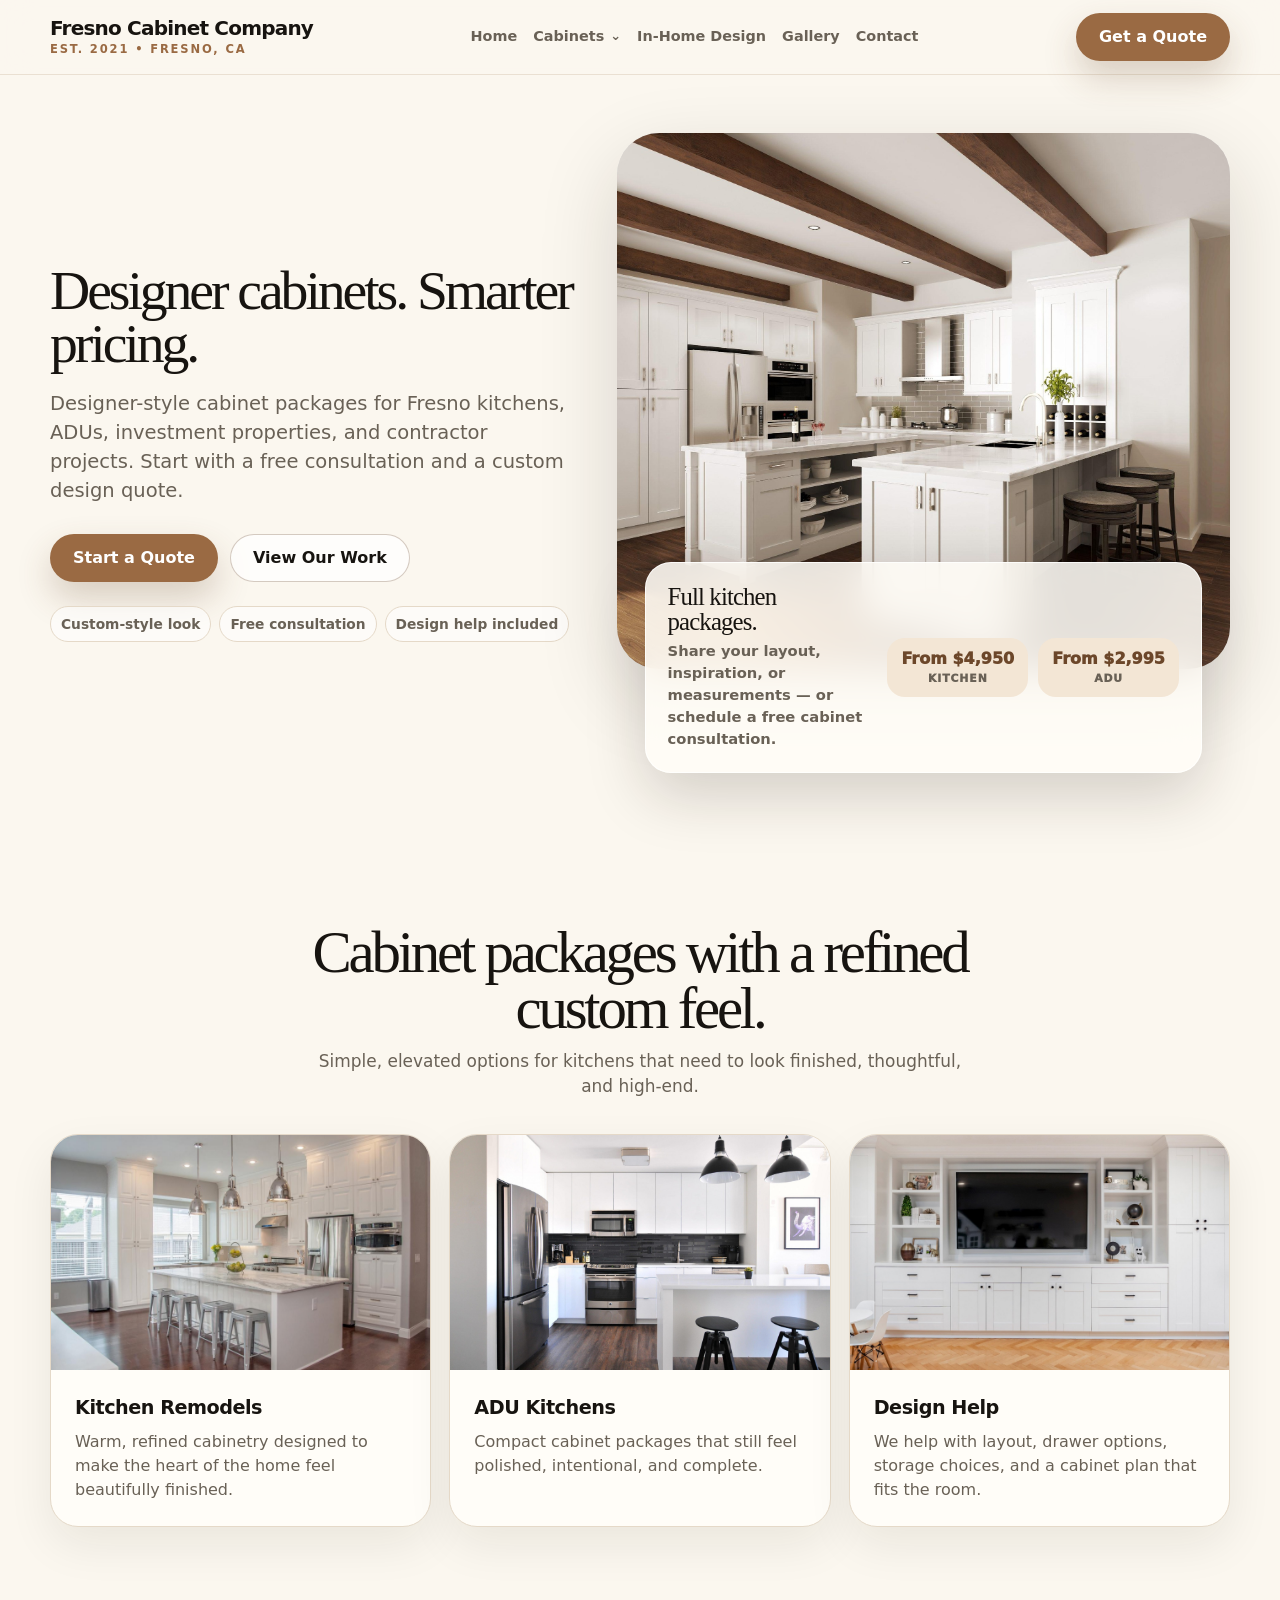
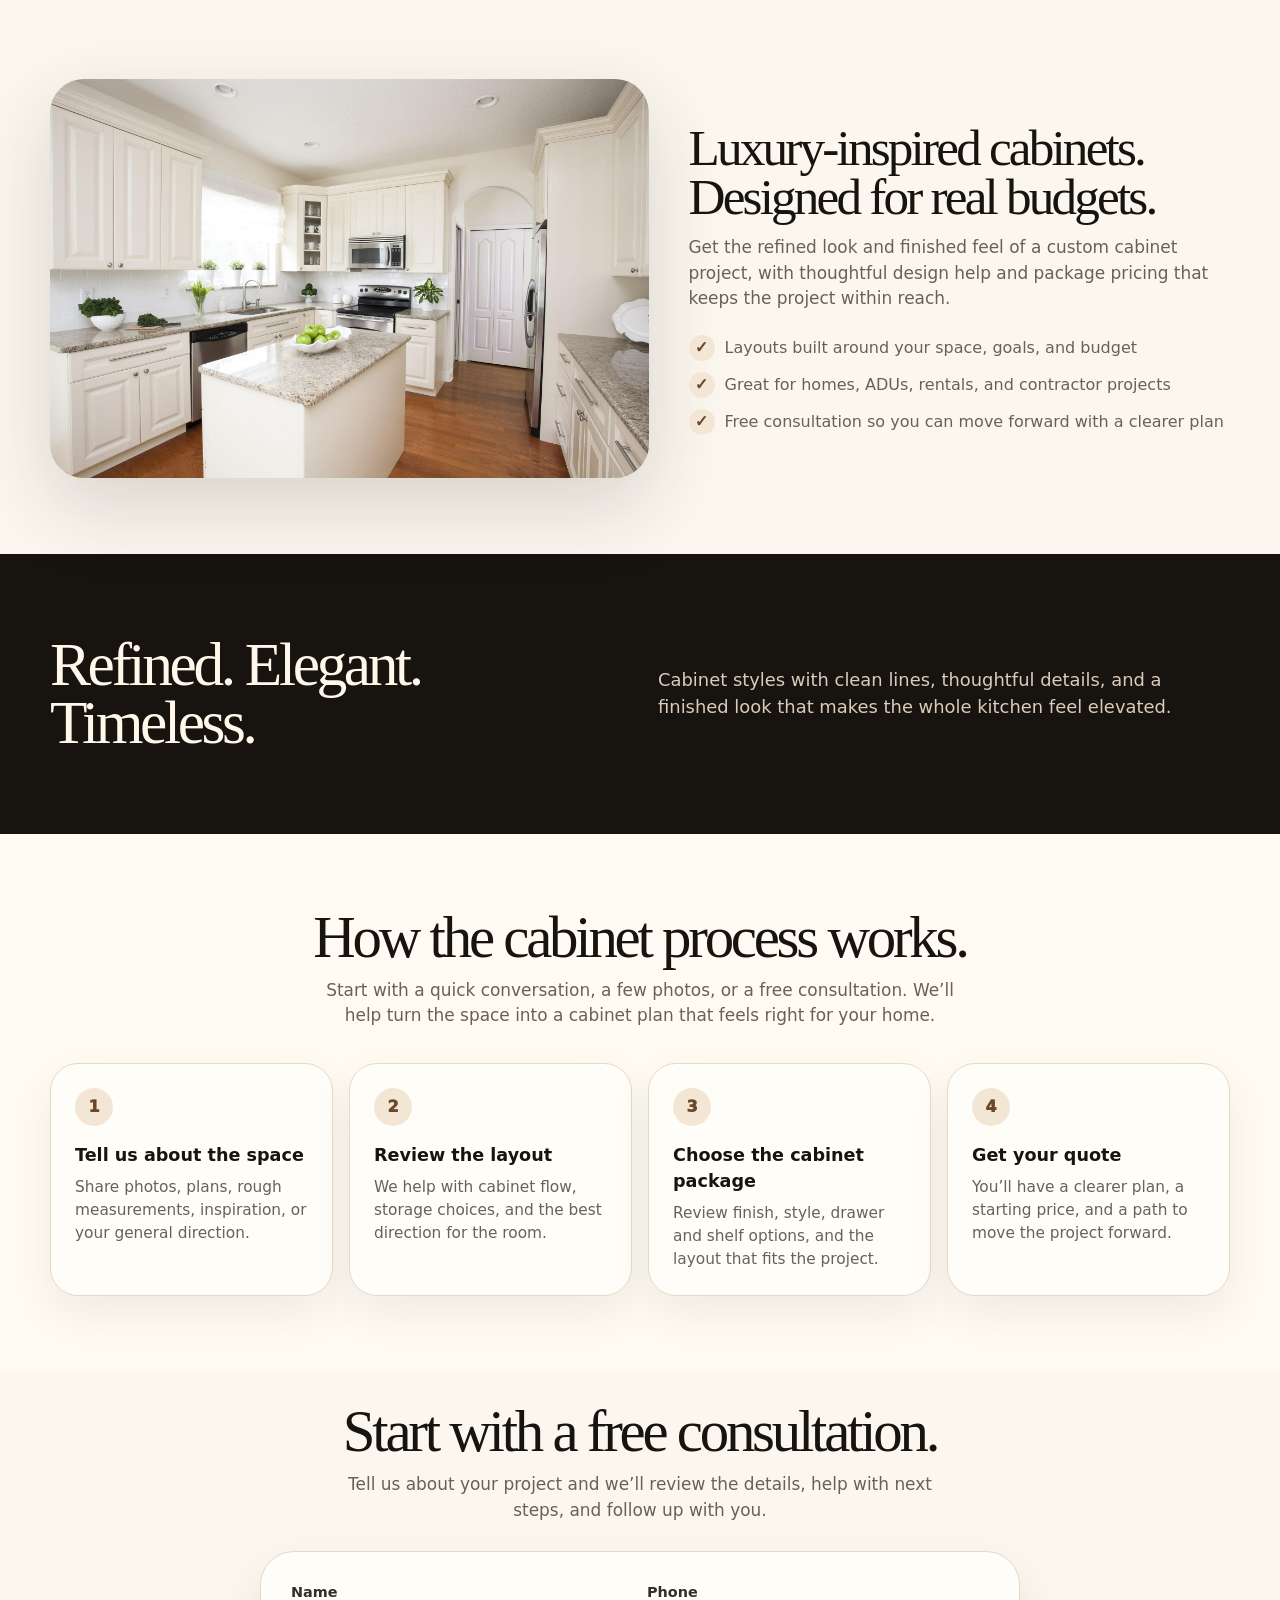
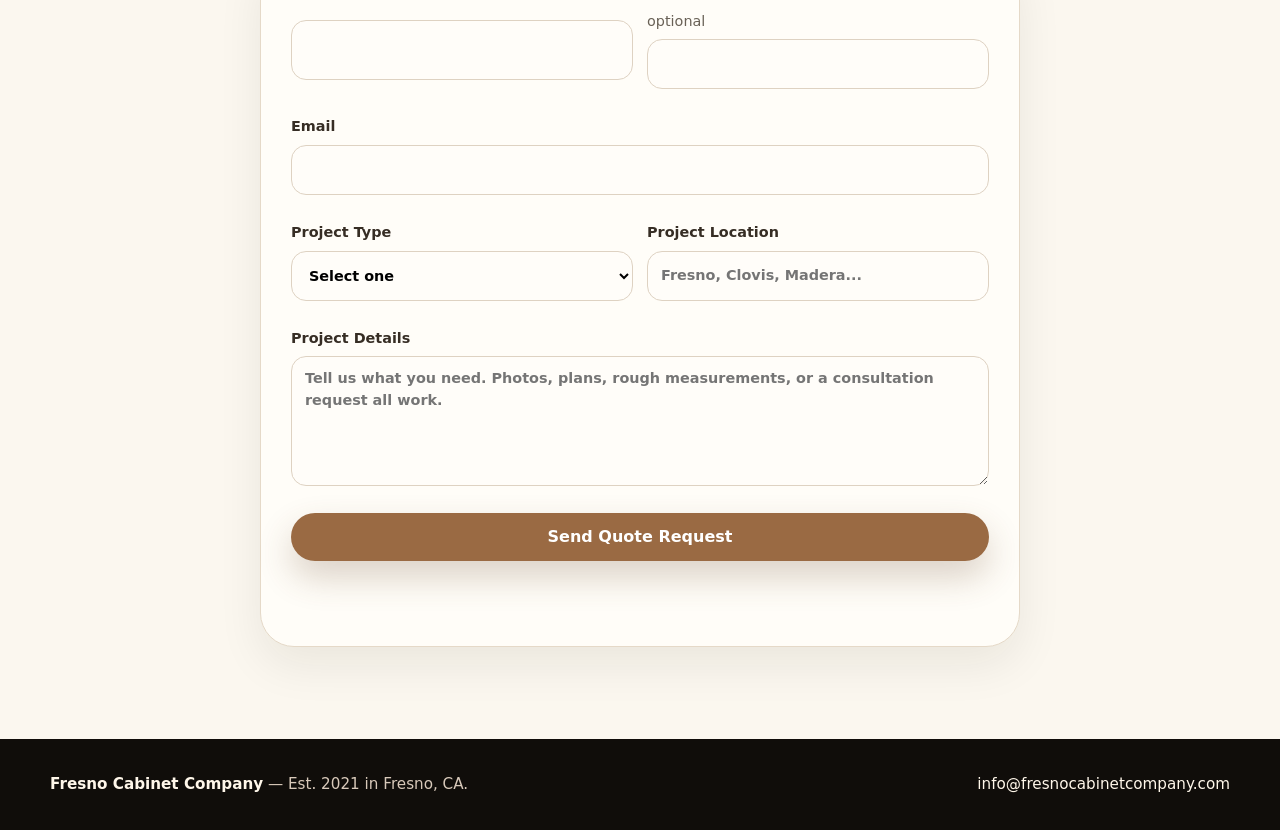
<file: index.html>
<!doctype html>
<html lang="en">
<head>
  <meta charset="utf-8" />
  <meta name="viewport" content="width=device-width, initial-scale=1" />
  <title>Kitchen Cabinets Fresno | Fresno Cabinet Company</title>
  <meta name="description" content="Designer-style kitchen cabinets in Fresno with a refined custom look, free consultation, custom design help, and smart cabinet package pricing." />
  <meta name="keywords" content="kitchen cabinets Fresno, Fresno cabinets, cabinet packages Fresno, ADU cabinets Fresno, built in cabinets Fresno" />
  <meta name="robots" content="index, follow, max-image-preview:large" />
  <link rel="canonical" href="https://fresnocabinetcompany.com/" />
  <meta property="og:title" content="Kitchen Cabinets Fresno | Fresno Cabinet Company" />
  <meta property="og:description" content="Designer-style cabinet packages with a refined custom look, free consultation, and smart pricing." />
  <meta property="og:type" content="website" />
  <meta property="og:url" content="https://fresnocabinetcompany.com/" />
  <meta property="og:image" content="https://fresnocabinetcompany.com/assets/gallery/full/project-02.jpg" />
  <link rel="stylesheet" href="assets/css/styles.css" />
  <script type="application/ld+json">
  {
    "@context": "https://schema.org",
    "@type": ["LocalBusiness", "HomeAndConstructionBusiness"],
    "name": "Fresno Cabinet Company",
    "url": "https://fresnocabinetcompany.com/",
    "image": "assets/gallery/full/project-02.jpg",
    "description": "Fresno Cabinet Company supplies designer-style kitchen cabinet packages for Fresno homes, ADUs, investment properties, and contractor projects.",
    "email": "info@fresnocabinetcompany.com",
    "areaServed": ["Fresno, CA", "Clovis, CA", "Madera, CA", "Sanger, CA", "Central Valley, CA"],
    "priceRange": "$$",
    "makesOffer": [
      {"@type": "Offer", "name": "Kitchen Cabinet Packages"},
      {"@type": "Offer", "name": "ADU Cabinet Packages"},
      {"@type": "Offer", "name": "Free In-Home Cabinet Design Consultation"}
    ]
  }
  </script>
  <script async src="https://www.googletagmanager.com/gtag/js?id=AW-18104279871"></script>
  <script src="shared/tracking.js" defer></script>
  <style>
    .form-status { margin-top: 4px; font-size: .95rem; color: var(--muted, #696156); min-height: 1.4em; }
    .form-status.is-error { color: #8a3b2e; }
    .field-error { display: block; margin-top: 6px; font-size: .85rem; color: #8a3b2e; }
    .hp-field { position: absolute !important; left: -9999px !important; opacity: 0 !important; pointer-events: none !important; height: 0 !important; overflow: hidden !important; }
    .btn[disabled] { opacity: .72; cursor: not-allowed; transform: none; }
    .home-form-wrap { max-width: 760px; margin: 0 auto; }
    .home-form-head { max-width: 760px; margin: 0 auto 28px; text-align: center; }
    .home-form-head h2 { margin: 0 0 12px; font-size: clamp(2.25rem, 4.6vw, 4rem); line-height: .95; }
    .home-form-head p { margin: 0 auto; color: var(--muted); font-size: 1.06rem; max-width: 640px; }
  </style>
</head>
<body>
<header class="header">
  <div class="container nav">
    <a class="brand" href="index.html">Fresno Cabinet Company<span>Est. 2021 • Fresno, CA</span></a>
    <nav class="links" aria-label="Main navigation">
      <a href="index.html" aria-current="page">Home</a>
      <div class="dropdown">
        <a class="dropdown-toggle" href="kitchen-cabinets.html">Cabinets</a>
        <div class="dropdown-menu" aria-label="Cabinet pages">
          <a href="kitchen-cabinets.html">Kitchen Cabinets<span>Full kitchen packages</span></a>
          <a href="adu-packages.html">ADU Cabinets<span>Compact kitchens and guest spaces</span></a>
          <a href="built-in-cabinets.html">Built-In Cabinets<span>Storage, media walls, office, and more</span></a>
          <a href="in-home-design.html">Custom Design Help<span>Layouts, drawers, shelves, and options</span></a>
        </div>
      </div>
      <a href="in-home-design.html">In-Home Design</a>
      <a href="gallery.html">Gallery</a>
      <a href="contact.html">Contact</a>
    </nav>
    <a class="btn btn-primary js-track-consultation" data-track-location="index_header" href="contact.html">Get a Quote</a>
  </div>
</header>
<main id="top">
  <section class="hero">
    <div class="container hero-grid">
      <div>
        <h1>Designer cabinets. Smarter pricing.</h1>
        <p>Designer-style cabinet packages for Fresno kitchens, ADUs, investment properties, and contractor projects. Start with a free consultation and a custom design quote.</p>
        <div class="hero-actions">
          <a class="btn btn-primary js-track-consultation" data-track-location="index_hero_form" href="#quote">Start a Quote</a>
          <a class="btn btn-outline" href="gallery.html">View Our Work</a>
        </div>
        <div class="proof-line">
          <span>Custom-style look</span>
          <span>Free consultation</span>
          <span>Design help included</span>
        </div>
      </div>
      <div class="hero-photo" aria-label="Featured kitchen cabinet package">
        <div class="hero-photo-frame">
          <img src="assets/gallery/full/project-02.jpg" alt="Bright kitchen with white shaker cabinets and a large island" />
        </div>
        <div class="hero-card">
          <div>
            <strong>Full kitchen packages.</strong>
            <span>Share your layout, inspiration, or measurements — or schedule a free cabinet consultation.</span>
          </div>
          <div class="hero-card-prices" aria-label="Starting package pricing">
            <div class="hero-card-price">From $4,950<small>Kitchen</small></div>
            <div class="hero-card-price">From $2,995<small>ADU</small></div>
          </div>
        </div>
      </div>
    </div>
  </section>
  <section id="packages">
    <div class="container">
      <div class="section-head">
        <h2>Cabinet packages with a refined custom feel.</h2>
        <p>Simple, elevated options for kitchens that need to look finished, thoughtful, and high-end.</p>
      </div>
      <div class="cards">
        <article class="card">
          <img src="assets/img/kitchen-hero.jpg" alt="Kitchen remodel with finished cabinet design" />
          <div class="card-body"><h3>Kitchen Remodels</h3><p>Warm, refined cabinetry designed to make the heart of the home feel beautifully finished.</p></div>
        </article>
        <article class="card">
          <img src="assets/gallery/full/project-04.jpg" alt="Compact white cabinet kitchen for an ADU" />
          <div class="card-body"><h3>ADU Kitchens</h3><p>Compact cabinet packages that still feel polished, intentional, and complete.</p></div>
        </article>
        <article class="card">
          <img src="assets/img/built-in-hero.jpg" alt="Built-in cabinet design inspiration" />
          <div class="card-body"><h3>Design Help</h3><p>We help with layout, drawer options, storage choices, and a cabinet plan that fits the room.</p></div>
        </article>
      </div>
    </div>
  </section>
  <section>
    <div class="container split">
      <div class="image-panel compact"><img src="assets/gallery/full/project-30.jpg" alt="Elegant white shaker kitchen with warm finished details" /></div>
      <div class="copy">
        <h2>Luxury-inspired cabinets. Designed for real budgets.</h2>
        <p>Get the refined look and finished feel of a custom cabinet project, with thoughtful design help and package pricing that keeps the project within reach.</p>
        <ul class="check-list">
          <li>Layouts built around your space, goals, and budget</li>
          <li>Great for homes, ADUs, rentals, and contractor projects</li>
          <li>Free consultation so you can move forward with a clearer plan</li>
        </ul>
      </div>
    </div>
  </section>
  <section class="statement">
    <div class="container statement-grid">
      <h2>Refined. Elegant. Timeless.</h2>
      <p>Cabinet styles with clean lines, thoughtful details, and a finished look that makes the whole kitchen feel elevated.</p>
    </div>
  </section>
  <section id="process" class="process">
    <div class="container">
      <div class="section-head">
        <h2>How the cabinet process works.</h2>
        <p>Start with a quick conversation, a few photos, or a free consultation. We’ll help turn the space into a cabinet plan that feels right for your home.</p>
      </div>
      <div class="steps">
        <article class="step"><span>1</span><h3>Tell us about the space</h3><p>Share photos, plans, rough measurements, inspiration, or your general direction.</p></article>
        <article class="step"><span>2</span><h3>Review the layout</h3><p>We help with cabinet flow, storage choices, and the best direction for the room.</p></article>
        <article class="step"><span>3</span><h3>Choose the cabinet package</h3><p>Review finish, style, drawer and shelf options, and the layout that fits the project.</p></article>
        <article class="step"><span>4</span><h3>Get your quote</h3><p>You’ll have a clearer plan, a starting price, and a path to move the project forward.</p></article>
      </div>
    </div>
  </section>
  <section id="quote" class="contact-section">
    <div class="container">
      <div class="home-form-head">
        <h2>Start with a free consultation.</h2>
        <p>Tell us about your project and we’ll review the details, help with next steps, and follow up with you.</p>
      </div>
      <div class="home-form-wrap">
        <section class="form-card">
          <form id="homeQuoteForm" method="post" action="/api/lead" novalidate>
            <div class="form-row">
              <label>Name<input id="name" name="name" autocomplete="name" required /><span class="field-error" id="nameError" aria-live="polite"></span></label>
              <label>Phone <span style="font-weight:500;color:var(--muted);">optional</span><input id="phone" name="phone" autocomplete="tel" /><span class="field-error" id="phoneError" aria-live="polite"></span></label>
            </div>
            <label>Email<input id="email" type="email" name="email" autocomplete="email" required /><span class="field-error" id="emailError" aria-live="polite"></span></label>
            <div class="form-row">
              <label>Project Type<select id="project_type" name="project_type" required><option value="">Select one</option><option>Kitchen remodel</option><option>ADU / guest house</option><option>Investment property</option><option>Contractor project</option><option>Free in-home consultation</option><option>Other</option></select><span class="field-error" id="projectTypeError" aria-live="polite"></span></label>
              <label>Project Location<input id="location" name="location" placeholder="Fresno, Clovis, Madera..." required /><span class="field-error" id="locationError" aria-live="polite"></span></label>
            </div>
            <label>Project Details<textarea id="message" name="message" placeholder="Tell us what you need. Photos, plans, rough measurements, or a consultation request all work." required></textarea><span class="field-error" id="messageError" aria-live="polite"></span></label>
            <div class="hp-field" aria-hidden="true">
              <label>Website<input type="text" name="website" tabindex="-1" autocomplete="off" /></label>
              <label>Company URL<input type="text" name="company_url" tabindex="-1" autocomplete="off" /></label>
              <label>Fax<input type="text" name="fax_number" tabindex="-1" autocomplete="off" /></label>
            </div>
            <input type="hidden" name="form_loaded_at" id="formLoadedAt" value="" />
            <input type="hidden" name="js_check" id="jsCheck" value="" />
            <input type="hidden" name="_subject" value="New Fresno Cabinet Company homepage quote request" />
            <input type="hidden" name="source_page" value="index.html" />
            <button class="btn btn-primary js-track-consultation" data-track-location="index_quote_form_submit" type="submit" id="submitButton">Send Quote Request</button>
            <p class="form-status" id="formStatus" aria-live="polite"></p>
          </form>
        </section>
      </div>
    </div>
  </section>
</main>
<footer>
  <div class="container footer-inner">
    <div><strong>Fresno Cabinet Company</strong> — Est. 2021 in Fresno, CA.</div>
    <div><a href="mailto:info@fresnocabinetcompany.com" class="js-track-email">info@fresnocabinetcompany.com</a></div>
  </div>
</footer>
<script>
  const FORM_ENDPOINT = '/api/lead';
  const THANK_YOU_URL = '/thank-you.html';
  const form = document.getElementById('homeQuoteForm');
  const submitButton = document.getElementById('submitButton');
  const formStatus = document.getElementById('formStatus');
  const fields = {
    name: document.getElementById('name'),
    phone: document.getElementById('phone'),
    email: document.getElementById('email'),
    project_type: document.getElementById('project_type'),
    location: document.getElementById('location'),
    message: document.getElementById('message')
  };
  const errors = {
    name: document.getElementById('nameError'),
    phone: document.getElementById('phoneError'),
    email: document.getElementById('emailError'),
    project_type: document.getElementById('projectTypeError'),
    location: document.getElementById('locationError'),
    message: document.getElementById('messageError')
  };

  const formLoadedAtField = document.getElementById('formLoadedAt');
  const jsCheckField = document.getElementById('jsCheck');
  const pageLoadedAt = Date.now();
  if (formLoadedAtField) formLoadedAtField.value = String(pageLoadedAt);
  if (jsCheckField) jsCheckField.value = 'passed';

  function clearErrors() { Object.values(errors).forEach(el => el.textContent = ''); formStatus.textContent = ''; formStatus.classList.remove('is-error'); }
  function validateEmail(value) { return /^[^\s@]+@[^\s@]+\.[^\s@]+$/.test(value.trim()); }
  function validatePhone(value) { if (!value.trim()) return true; return value.replace(/\D/g, '').length >= 10; }

  const HONEYPOT_FIELDS = ['website', 'company_url', 'fax_number'];
  const SPAM_PHRASES = [
    'robertphype',
    'seo',
    'search engine optimization',
    'rank on google',
    'google ranking',
    'increase your traffic',
    'more traffic',
    'backlink',
    'link building',
    'guest post',
    'domain authority',
    'ahrefs',
    'semrush',
    'website audit',
    'web design',
    'logo design',
    'app development',
    'digital marketing',
    'social media marketing',
    'lead generation',
    'bulk email',
    'whatsapp',
    'telegram',
    'crypto',
    'casino',
    'gambling',
    'payday loan',
    'investment opportunity',
    'adult',
    'viagra',
    'cbd',
    'i visited your website',
    'your website has',
    'quick question about your website',
    'we can help your business',
    'dear sir',
    'sir/madam',
    'kindly reply',
    'negative reviews'
  ];
  function normalizeSpamText(value) {
    return String(value || '')
      .toLowerCase()
      .replace(/[\u200B-\u200D\uFEFF]/g, '')
      .replace(/\s+/g, ' ')
      .trim();
  }
  function countUrls(text) {
    return (text.match(/\b(?:https?:\/\/|www\.|[a-z0-9-]+\.(?:com|net|org|info|biz|ru|cn|xyz|top|shop|site|online)\b)/gi) || []).length;
  }
  function countSpamPhrases(text) {
    return SPAM_PHRASES.reduce((count, phrase) => count + (text.includes(phrase) ? 1 : 0), 0);
  }
  function shouldSilentlyDropSubmission(formData) {
    if (HONEYPOT_FIELDS.some(name => String(formData.get(name) || '').trim() !== '')) return true;

    let score = 0;
    const allText = Array.from(formData.values()).filter(value => typeof value === 'string').join('\n');
    const text = normalizeSpamText(allText);
    const message = normalizeSpamText(formData.get('message'));
    const name = normalizeSpamText(formData.get('name'));
    const startedAt = Number(formData.get('form_loaded_at') || 0);
    const secondsOnPage = startedAt ? (Date.now() - startedAt) / 1000 : 0;

    if (!formData.get('js_check')) score += 2;
    if (startedAt && secondsOnPage >= 0 && secondsOnPage < 3) score += 2;
    if (message.length > 2500) score += 3;
    if (name.length > 80 || /https?:\/\/|www\.|@/.test(name)) score += 3;
    if (/(.)\1{12,}/.test(text)) score += 3;

    const urlCount = countUrls(text);
    if (urlCount >= 3) score += 5;
    else if (urlCount >= 1 && /(seo|traffic|rank|website|marketing|backlink|guest post|promotion)/.test(text)) score += 4;

    const phraseHits = countSpamPhrases(text);
    if (phraseHits >= 3) score += 6;
    else if (phraseHits === 2) score += 4;
    else if (phraseHits === 1) score += 2;

    return score >= 6;
  }

  function validateForm() {
    clearErrors(); let valid = true;
    if (!fields.name.value.trim()) { errors.name.textContent = 'Please enter your name.'; valid = false; }
    if (!fields.email.value.trim()) { errors.email.textContent = 'Please enter your email.'; valid = false; }
    else if (!validateEmail(fields.email.value)) { errors.email.textContent = 'Please enter a valid email address.'; valid = false; }
    if (!validatePhone(fields.phone.value)) { errors.phone.textContent = 'Please enter a valid phone number.'; valid = false; }
    if (!fields.project_type.value.trim()) { errors.project_type.textContent = 'Please select a project type.'; valid = false; }
    if (!fields.location.value.trim()) { errors.location.textContent = 'Please enter the project location.'; valid = false; }
    if (!fields.message.value.trim()) { errors.message.textContent = 'Please tell us about your project.'; valid = false; }
    return valid;
  }
  form.addEventListener('submit', async (event) => {
    event.preventDefault();
    if (!validateForm()) return;
    const formData = new FormData(form);
    // Let the Cloudflare Function decide spam/bot filtering so valid leads are not dropped by browser-side rules.
    submitButton.disabled = true; formStatus.textContent = 'Sending your request...';
    try {
      const response = await fetch(FORM_ENDPOINT, { method: 'POST', headers: { 'Accept': 'application/json' }, body: formData });
      if (!response.ok) throw new Error('Submission failed');
      window.location.href = THANK_YOU_URL;
    } catch (error) {
      formStatus.textContent = 'There was a problem sending your request. Please try again.';
      formStatus.classList.add('is-error');
      submitButton.disabled = false;
    }
  });
</script>
</body>
</html>
</file>
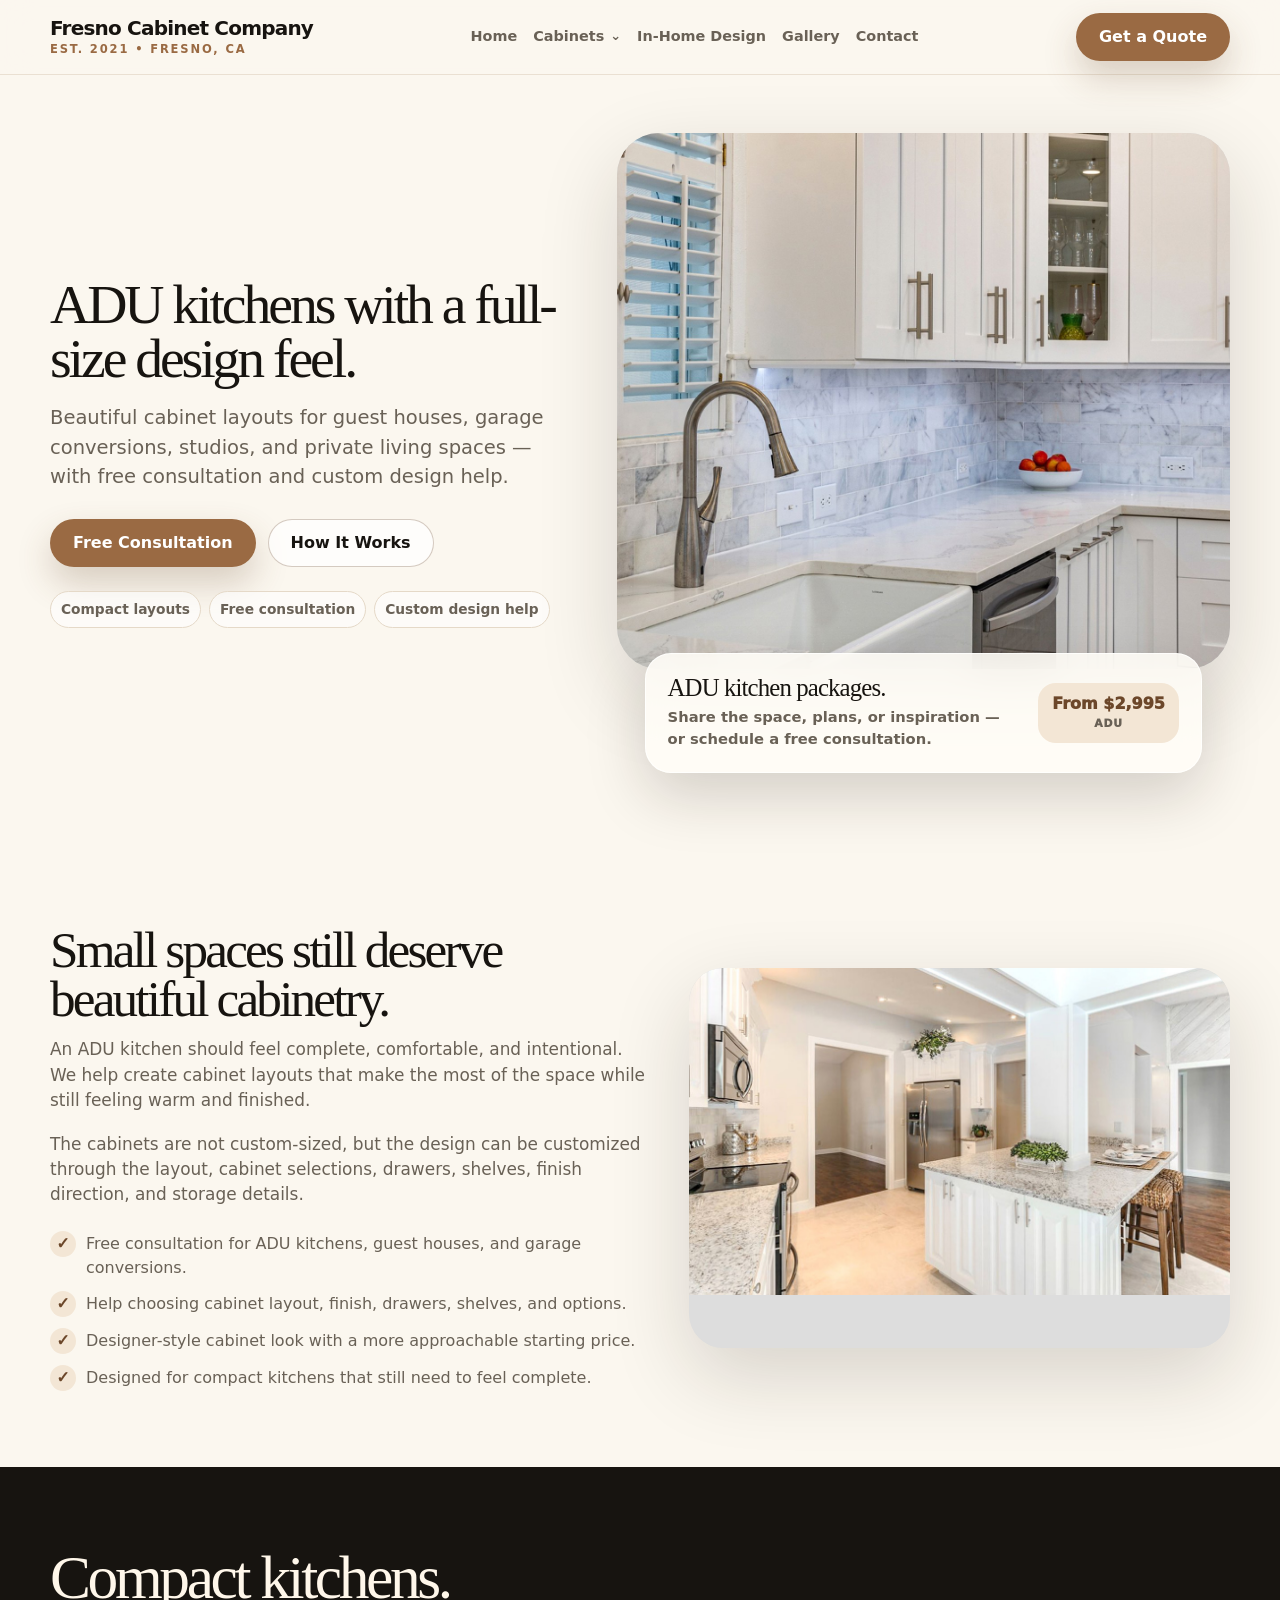
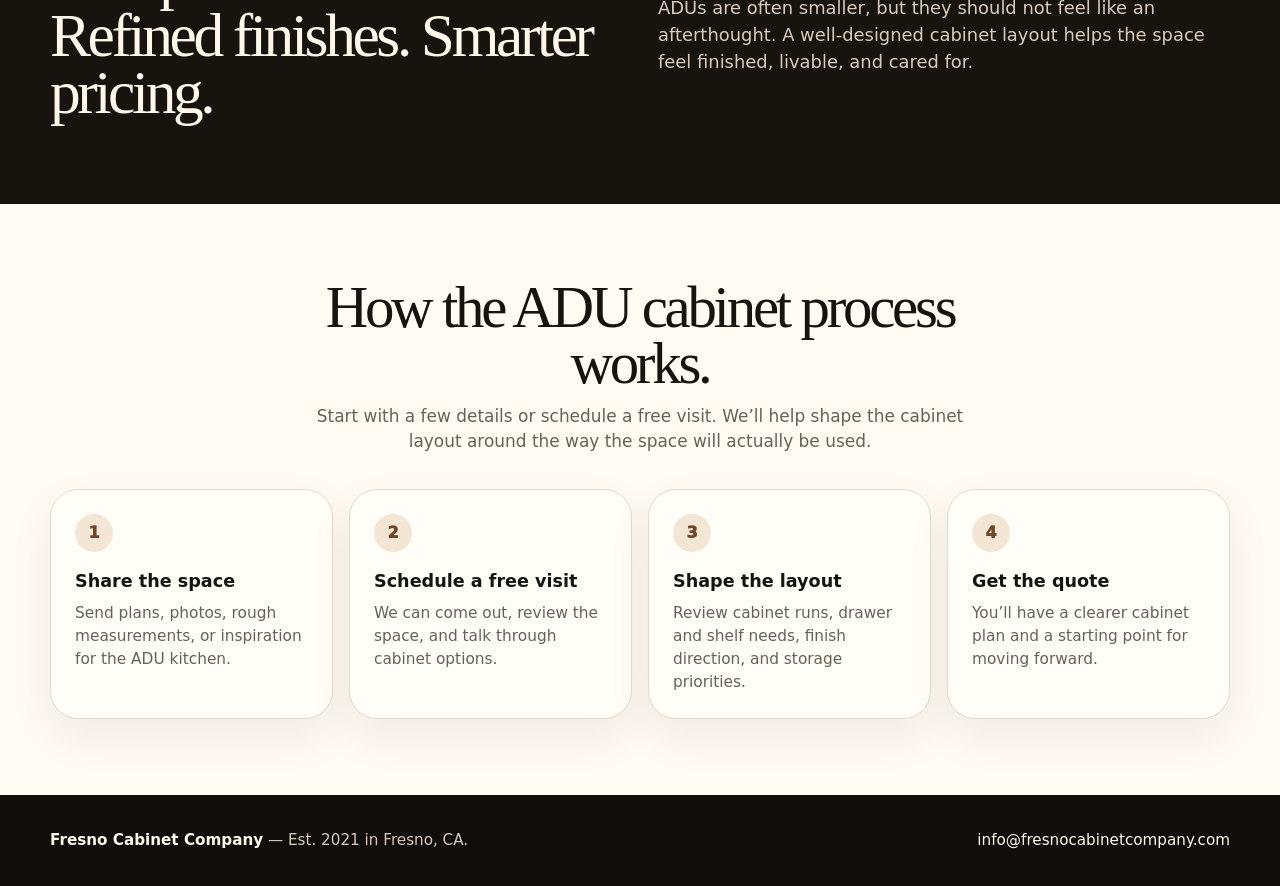
<file: adu-packages.html>
<!doctype html>
<html lang="en">
<head>
  <meta charset="utf-8" />
  <meta name="viewport" content="width=device-width, initial-scale=1" />
  <title>ADU Cabinets Fresno | ADU Kitchen Packages | Fresno Cabinet Company</title>
  <meta name="description" content="ADU kitchen cabinets in Fresno with designer-style cabinet packages starting at $2,995. Free consultation and custom design help for guest houses, studios, and garage conversions." />
  <meta name="keywords" content="ADU cabinets Fresno, ADU kitchen cabinets Fresno, small kitchen cabinets Fresno" />
  <meta name="robots" content="index, follow, max-image-preview:large" />
  <link rel="canonical" href="https://fresnocabinetcompany.com/adu-packages.html" />
  <meta property="og:title" content="ADU Cabinets Fresno | ADU Kitchen Packages | Fresno Cabinet Company" />
  <meta property="og:description" content="ADU kitchen cabinets in Fresno with designer-style cabinet packages starting at $2,995. Free consultation and custom design help for guest houses, studios, and garage conversions." />
  <meta property="og:type" content="website" />
  <meta property="og:url" content="https://fresnocabinetcompany.com/adu-packages.html" />
  <meta property="og:image" content="https://fresnocabinetcompany.com/assets/img/adu-hero.jpg" />
  <link rel="stylesheet" href="assets/css/styles.css" />
  <script async src="https://www.googletagmanager.com/gtag/js?id=AW-18104279871"></script>
  <script src="shared/tracking.js" defer></script>
</head>
<body>

<header class="header">
  <div class="container nav">
    <a class="brand" href="index.html">
      Fresno Cabinet Company
      <span>Est. 2021 • Fresno, CA</span>
    </a>
    <nav class="links" aria-label="Main navigation">
      <a href="index.html">Home</a>
      <div class="dropdown">
        <a class="dropdown-toggle" href="kitchen-cabinets.html">Cabinets</a>
        <div class="dropdown-menu" aria-label="Cabinet pages">
          <a href="kitchen-cabinets.html">Kitchen Cabinets<span>Full kitchen packages</span></a>
          <a href="adu-packages.html">ADU Cabinets<span>Compact kitchens and guest spaces</span></a>
          <a href="built-in-cabinets.html">Built-In Cabinets<span>Storage, media walls, office, and more</span></a>
          <a href="in-home-design.html">Custom Design Help<span>Layouts, drawers, shelves, and options</span></a>
        </div>
      </div>
      <a href="in-home-design.html">In-Home Design</a>
      <a href="gallery.html">Gallery</a>
      <a href="contact.html">Contact</a>
    </nav>
    <a class="btn btn-primary js-track-consultation" data-track-location="header" href="contact.html">Get a Quote</a>
  </div>
</header>

<main id="top">
  <section class="hero">
    <div class="container hero-grid">
      <div>
        <h1>ADU kitchens with a full-size design feel.</h1>
        <p>Beautiful cabinet layouts for guest houses, garage conversions, studios, and private living spaces — with free consultation and custom design help.</p>
        <div class="hero-actions">
          <a class="btn btn-primary" href="contact.html">Free Consultation</a>
          <a class="btn btn-outline" href="#process">How It Works</a>
        </div>
        <div class="proof-line">
          <span>Compact layouts</span>
          <span>Free consultation</span>
          <span>Custom design help</span>
        </div>
      </div>
      <div class="hero-photo">
        <div class="hero-photo-frame"><img src="assets/img/adu-hero.jpg" alt="Compact ADU kitchen cabinet package" /></div>
        <div class="hero-card">
          <div>
            <strong>ADU kitchen packages.</strong>
            <span>Share the space, plans, or inspiration — or schedule a free consultation.</span>
          </div>
          <div class="hero-card-price">From $2,995<small>ADU</small></div>
        </div>
      </div>
    </div>
  </section>

  <section>
    <div class="container split">
      <div class="copy">
        <h2>Small spaces still deserve beautiful cabinetry.</h2>
        <p>An ADU kitchen should feel complete, comfortable, and intentional. We help create cabinet layouts that make the most of the space while still feeling warm and finished.</p>
        <p>The cabinets are not custom-sized, but the design can be customized through the layout, cabinet selections, drawers, shelves, finish direction, and storage details.</p>
        <ul class="check-list">
          <li>Free consultation for ADU kitchens, guest houses, and garage conversions.</li>
          <li>Help choosing cabinet layout, finish, drawers, shelves, and options.</li>
          <li>Designer-style cabinet look with a more approachable starting price.</li>
          <li>Designed for compact kitchens that still need to feel complete.</li>
        </ul>
      </div>
      <div class="image-panel compact"><img src="assets/gallery/full/project-23.jpg" alt="Light cabinet inspiration for a compact kitchen" /></div>
    </div>
  </section>

  <section class="statement">
    <div class="container statement-grid">
      <h2>Compact kitchens. Refined finishes. Smarter pricing.</h2>
      <p>ADUs are often smaller, but they should not feel like an afterthought. A well-designed cabinet layout helps the space feel finished, livable, and cared for.</p>
    </div>
  </section>

  <section id="process" class="process">
    <div class="container">
      <div class="section-head">
        <h2>How the ADU cabinet process works.</h2>
        <p>Start with a few details or schedule a free visit. We’ll help shape the cabinet layout around the way the space will actually be used.</p>
      </div>
      <div class="steps">
        <article class="step"><span>1</span><h3>Share the space</h3><p>Send plans, photos, rough measurements, or inspiration for the ADU kitchen.</p></article>
        <article class="step"><span>2</span><h3>Schedule a free visit</h3><p>We can come out, review the space, and talk through cabinet options.</p></article>
        <article class="step"><span>3</span><h3>Shape the layout</h3><p>Review cabinet runs, drawer and shelf needs, finish direction, and storage priorities.</p></article>
        <article class="step"><span>4</span><h3>Get the quote</h3><p>You’ll have a clearer cabinet plan and a starting point for moving forward.</p></article>
      </div>
    </div>
  </section>
</main>

<footer>
  <div class="container footer-inner">
    <div><strong>Fresno Cabinet Company</strong> — Est. 2021 in Fresno, CA.</div>
    <div><a href="mailto:info@fresnocabinetcompany.com" class="js-track-email">info@fresnocabinetcompany.com</a></div>
  </div>
</footer>

</body>
</html>
</file>
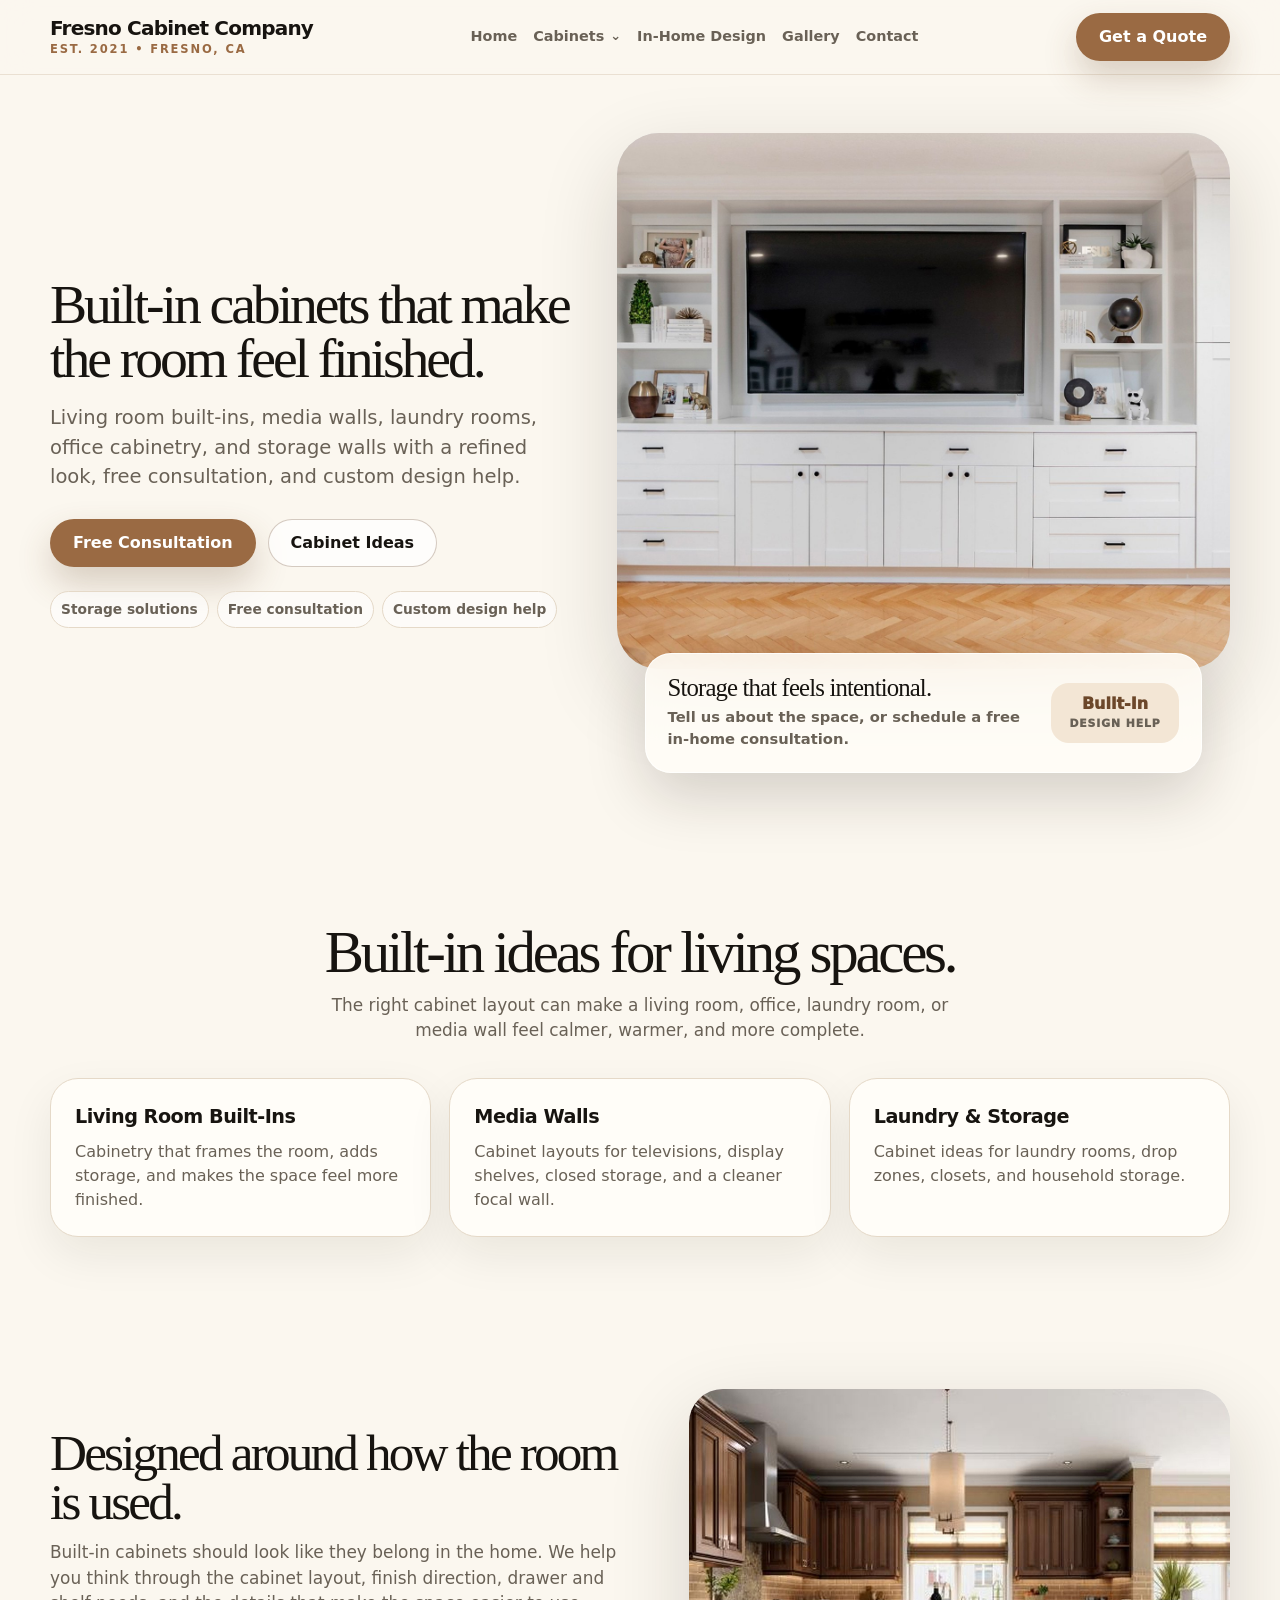
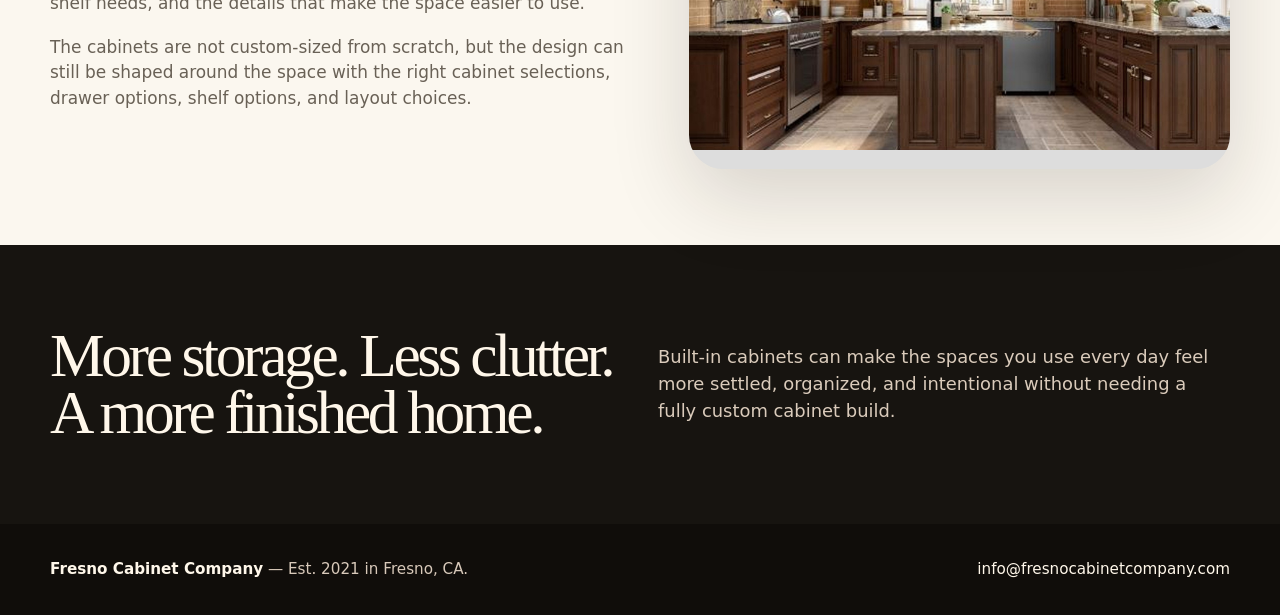
<file: built-in-cabinets.html>
<!doctype html>
<html lang="en">
<head>
  <meta charset="utf-8" />
  <meta name="viewport" content="width=device-width, initial-scale=1" />
  <title>Built-In Cabinets Fresno | Storage &amp; Cabinet Design | Fresno Cabinet Company</title>
  <meta name="description" content="Built-in cabinet design help in Fresno for living rooms, media walls, offices, storage walls, laundry rooms, and display cabinetry. Free consultation and custom layout help." />
  <meta name="keywords" content="built in cabinets Fresno, living room built ins Fresno, media wall cabinets Fresno" />
  <meta name="robots" content="index, follow, max-image-preview:large" />
  <link rel="canonical" href="https://fresnocabinetcompany.com/built-in-cabinets.html" />
  <meta property="og:title" content="Built-In Cabinets Fresno | Storage &amp; Cabinet Design | Fresno Cabinet Company" />
  <meta property="og:description" content="Built-in cabinet design help in Fresno for living rooms, media walls, offices, storage walls, laundry rooms, and display cabinetry. Free consultation and custom layout help." />
  <meta property="og:type" content="website" />
  <meta property="og:url" content="https://fresnocabinetcompany.com/built-in-cabinets.html" />
  <meta property="og:image" content="https://fresnocabinetcompany.com/assets/img/built-in-hero.jpg" />
  <link rel="stylesheet" href="assets/css/styles.css" />
  <script async src="https://www.googletagmanager.com/gtag/js?id=AW-18104279871"></script>
  <script src="shared/tracking.js" defer></script>
</head>
<body>

<header class="header">
  <div class="container nav">
    <a class="brand" href="index.html">
      Fresno Cabinet Company
      <span>Est. 2021 • Fresno, CA</span>
    </a>
    <nav class="links" aria-label="Main navigation">
      <a href="index.html">Home</a>
      <div class="dropdown">
        <a class="dropdown-toggle" href="kitchen-cabinets.html">Cabinets</a>
        <div class="dropdown-menu" aria-label="Cabinet pages">
          <a href="kitchen-cabinets.html">Kitchen Cabinets<span>Full kitchen packages</span></a>
          <a href="adu-packages.html">ADU Cabinets<span>Compact kitchens and guest spaces</span></a>
          <a href="built-in-cabinets.html">Built-In Cabinets<span>Storage, media walls, office, and more</span></a>
          <a href="in-home-design.html">Custom Design Help<span>Layouts, drawers, shelves, and options</span></a>
        </div>
      </div>
      <a href="in-home-design.html">In-Home Design</a>
      <a href="gallery.html">Gallery</a>
      <a href="contact.html">Contact</a>
    </nav>
    <a class="btn btn-primary js-track-consultation" data-track-location="header" href="contact.html">Get a Quote</a>
  </div>
</header>

<main id="top">
  <section class="hero">
    <div class="container hero-grid">
      <div>
        <h1>Built-in cabinets that make the room feel finished.</h1>
        <p>Living room built-ins, media walls, laundry rooms, office cabinetry, and storage walls with a refined look, free consultation, and custom design help.</p>
        <div class="hero-actions">
          <a class="btn btn-primary" href="contact.html">Free Consultation</a>
          <a class="btn btn-outline" href="#ideas">Cabinet Ideas</a>
        </div>
        <div class="proof-line">
          <span>Storage solutions</span>
          <span>Free consultation</span>
          <span>Custom design help</span>
        </div>
      </div>
      <div class="hero-photo">
        <div class="hero-photo-frame"><img src="assets/img/built-in-hero.jpg" alt="Living room built-in cabinet wall with display shelves and storage" /></div>
        <div class="hero-card">
          <div>
            <strong>Storage that feels intentional.</strong>
            <span>Tell us about the space, or schedule a free in-home consultation.</span>
          </div>
          <div class="hero-card-badge">Built-In<small>Design Help</small></div>
        </div>
      </div>
    </div>
  </section>

  <section id="ideas">
    <div class="container">
      <div class="section-head">
        <h2>Built-in ideas for living spaces.</h2>
        <p>The right cabinet layout can make a living room, office, laundry room, or media wall feel calmer, warmer, and more complete.</p>
      </div>
      <div class="cards">
        <article class="card"><h3>Living Room Built-Ins</h3><p>Cabinetry that frames the room, adds storage, and makes the space feel more finished.</p></article>
        <article class="card"><h3>Media Walls</h3><p>Cabinet layouts for televisions, display shelves, closed storage, and a cleaner focal wall.</p></article>
        <article class="card"><h3>Laundry & Storage</h3><p>Cabinet ideas for laundry rooms, drop zones, closets, and household storage.</p></article>
      </div>
    </div>
  </section>

  <section>
    <div class="container split">
      <div class="copy">
        <h2>Designed around how the room is used.</h2>
        <p>Built-in cabinets should look like they belong in the home. We help you think through the cabinet layout, finish direction, drawer and shelf needs, and the details that make the space easier to use.</p>
        <p>The cabinets are not custom-sized from scratch, but the design can still be shaped around the space with the right cabinet selections, drawer options, shelf options, and layout choices.</p>
      </div>
      <div class="image-panel compact"><img src="assets/img/built-in-support.jpg" alt="Mudroom style built-in cabinet storage" /></div>
    </div>
  </section>

  <section class="statement">
    <div class="container statement-grid">
      <h2>More storage. Less clutter. A more finished home.</h2>
      <p>Built-in cabinets can make the spaces you use every day feel more settled, organized, and intentional without needing a fully custom cabinet build.</p>
    </div>
  </section>
</main>

<footer>
  <div class="container footer-inner">
    <div><strong>Fresno Cabinet Company</strong> — Est. 2021 in Fresno, CA.</div>
    <div><a href="mailto:info@fresnocabinetcompany.com" class="js-track-email">info@fresnocabinetcompany.com</a></div>
  </div>
</footer>

</body>
</html>
</file>
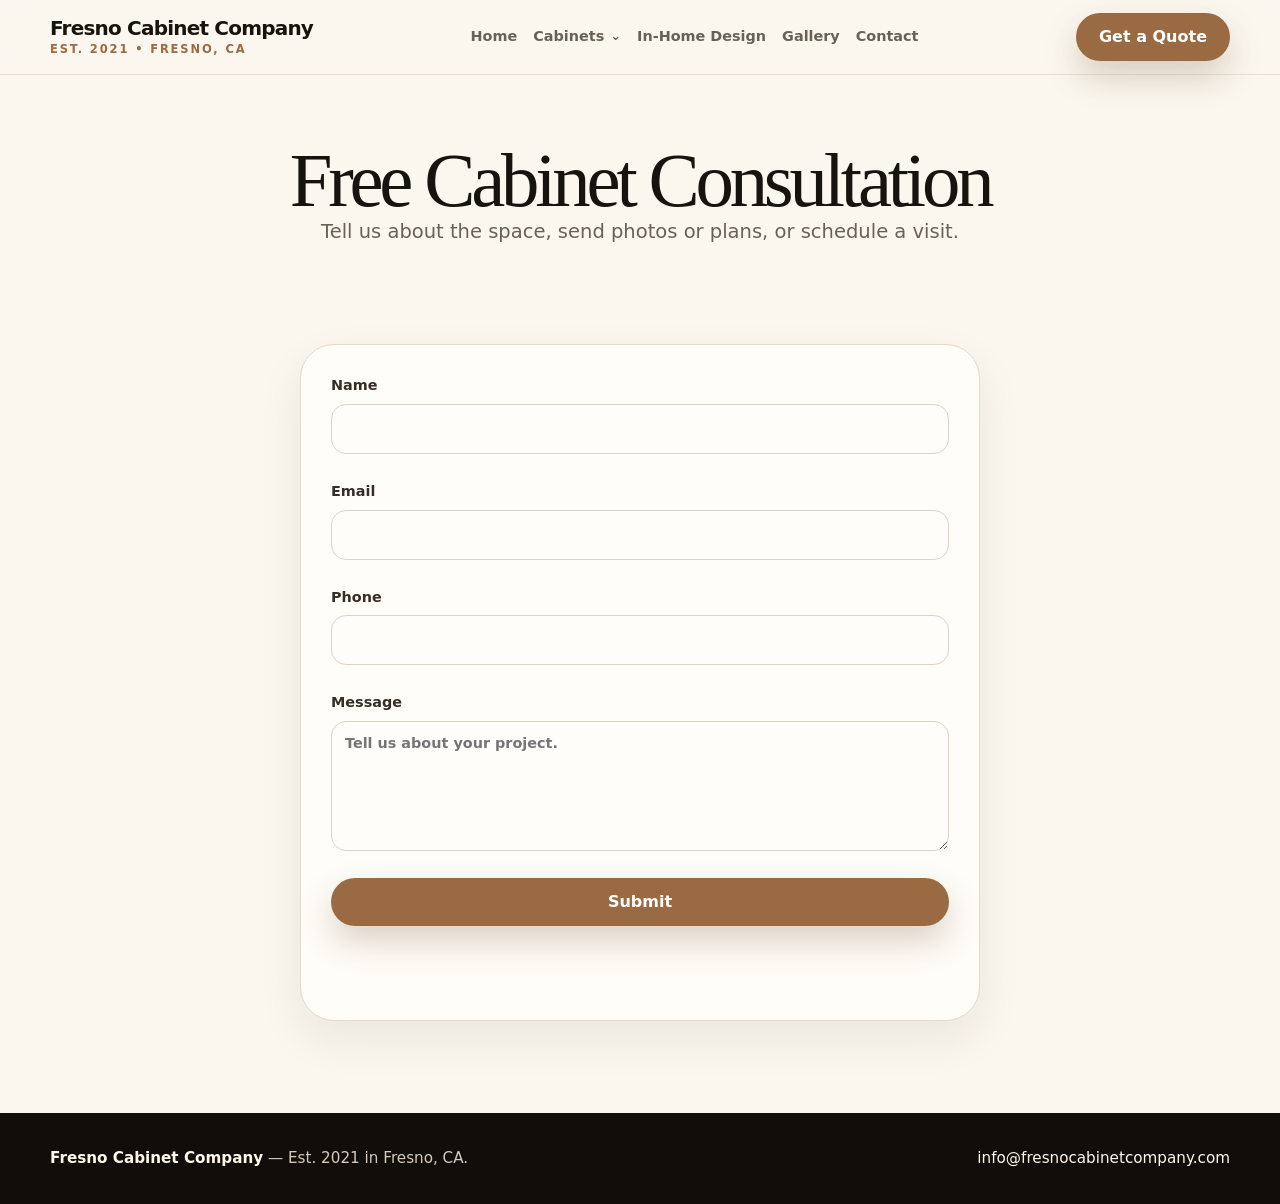
<file: contact.html>
<!doctype html>
<html lang="en">
<head>
  <meta charset="utf-8" />
  <meta name="viewport" content="width=device-width, initial-scale=1" />
  <title>Contact Fresno Cabinet Company | Free Cabinet Consultation</title>
  <meta name="description" content="Contact Fresno Cabinet Company for a free cabinet consultation and quote. Kitchen cabinets, ADU cabinets, built-ins, design help, and cabinet packages in Fresno, CA." />
  <meta name="keywords" content="contact Fresno Cabinet Company, cabinet quote Fresno, free cabinet consultation Fresno" />
  <meta name="robots" content="index, follow, max-image-preview:large" />
  <link rel="canonical" href="https://fresnocabinetcompany.com/contact.html" />
  <meta property="og:title" content="Contact Fresno Cabinet Company | Free Cabinet Consultation" />
  <meta property="og:description" content="Contact Fresno Cabinet Company for a free cabinet consultation and quote. Kitchen cabinets, ADU cabinets, built-ins, design help, and cabinet packages in Fresno, CA." />
  <meta property="og:type" content="website" />
  <meta property="og:url" content="https://fresnocabinetcompany.com/contact.html" />
  <meta property="og:image" content="https://fresnocabinetcompany.com/assets/img/home-hero.jpg" />
  <link rel="stylesheet" href="assets/css/styles.css" />
  <script async src="https://www.googletagmanager.com/gtag/js?id=AW-18104279871"></script>
  <script src="shared/tracking.js" defer></script>
  <style>
    .form-status { margin-top: 14px; font-size: .95rem; color: var(--muted, #696156); min-height: 1.4em; }
    .form-status.is-error { color: #8a3b2e; }
    .field-error { display: block; margin-top: 6px; font-size: .85rem; color: #8a3b2e; }
    .hp-field { position: absolute !important; left: -9999px !important; opacity: 0 !important; pointer-events: none !important; height: 0 !important; overflow: hidden !important; }
    .btn[disabled] { opacity: .7; cursor: not-allowed; }
  </style>
</head>
<body>
<header class="header">
  <div class="container nav">
    <a class="brand" href="index.html">Fresno Cabinet Company<span>Est. 2021 • Fresno, CA</span></a>
    <nav class="links" aria-label="Main navigation">
      <a href="index.html">Home</a>
      <div class="dropdown">
        <a class="dropdown-toggle" href="kitchen-cabinets.html">Cabinets</a>
        <div class="dropdown-menu" aria-label="Cabinet pages">
          <a href="kitchen-cabinets.html">Kitchen Cabinets<span>Full kitchen packages</span></a>
          <a href="adu-packages.html">ADU Cabinets<span>Compact kitchens and guest spaces</span></a>
          <a href="built-in-cabinets.html">Built-In Cabinets<span>Storage, media walls, office, and more</span></a>
          <a href="in-home-design.html">Custom Design Help<span>Layouts, drawers, shelves, and options</span></a>
        </div>
      </div>
      <a href="in-home-design.html">In-Home Design</a>
      <a href="gallery.html">Gallery</a>
      <a href="contact.html" aria-current="page">Contact</a>
    </nav>
    <a class="btn btn-primary js-track-consultation" data-track-location="contact_header" href="contact.html">Get a Quote</a>
  </div>
</header>
<main id="top">
  <section class="hero center">
    <div class="container">
      <h1>Free Cabinet Consultation</h1>
      <p>Tell us about the space, send photos or plans, or schedule a visit.</p>
    </div>
  </section>
  <section class="contact-section">
    <div class="container contact-grid">
      <section class="form-card" id="form">
        <form id="consultationForm" method="post" action="/api/lead" novalidate>
          <label>Name<input id="name" name="name" autocomplete="name" required /><span class="field-error" id="nameError" aria-live="polite"></span></label>
          <label>Email<input id="email" type="email" name="email" autocomplete="email" required /><span class="field-error" id="emailError" aria-live="polite"></span></label>
          <label>Phone<input id="phone" name="phone" autocomplete="tel" required /><span class="field-error" id="phoneError" aria-live="polite"></span></label>
          <label>Message<textarea id="message" name="message" placeholder="Tell us about your project." required></textarea><span class="field-error" id="messageError" aria-live="polite"></span></label>
          <div class="hp-field" aria-hidden="true">
              <label>Website<input type="text" name="website" tabindex="-1" autocomplete="off" /></label>
              <label>Company URL<input type="text" name="company_url" tabindex="-1" autocomplete="off" /></label>
              <label>Fax<input type="text" name="fax_number" tabindex="-1" autocomplete="off" /></label>
            </div>
            <input type="hidden" name="form_loaded_at" id="formLoadedAt" value="" />
            <input type="hidden" name="js_check" id="jsCheck" value="" />
          <input type="hidden" name="_subject" value="New Fresno Cabinet Company consultation request" />
          <input type="hidden" name="source_page" value="contact.html" />
          <button class="btn btn-primary js-track-consultation" data-track-location="contact_form_submit" type="submit" id="submitButton">Submit</button>
          <p class="form-status" id="formStatus" aria-live="polite"></p>
        </form>
      </section>
    </div>
  </section>
</main>
<footer>
  <div class="container footer-inner">
    <div><strong>Fresno Cabinet Company</strong> — Est. 2021 in Fresno, CA.</div>
    <div><a href="mailto:info@fresnocabinetcompany.com" class="js-track-email">info@fresnocabinetcompany.com</a></div>
  </div>
</footer>
<script>
  const FORM_ENDPOINT = '/api/lead';
  const THANK_YOU_URL = '/thank-you.html';
  const form = document.getElementById('consultationForm');
  const submitButton = document.getElementById('submitButton');
  const formStatus = document.getElementById('formStatus');
  const fields = { name: document.getElementById('name'), email: document.getElementById('email'), phone: document.getElementById('phone'), message: document.getElementById('message') };
  const errors = { name: document.getElementById('nameError'), email: document.getElementById('emailError'), phone: document.getElementById('phoneError'), message: document.getElementById('messageError') };

  const formLoadedAtField = document.getElementById('formLoadedAt');
  const jsCheckField = document.getElementById('jsCheck');
  const pageLoadedAt = Date.now();
  if (formLoadedAtField) formLoadedAtField.value = String(pageLoadedAt);
  if (jsCheckField) jsCheckField.value = 'passed';
  function clearErrors() { Object.values(errors).forEach(el => el.textContent = ''); formStatus.textContent = ''; formStatus.classList.remove('is-error'); }
  function validateEmail(value) { return /^[^\s@]+@[^\s@]+\.[^\s@]+$/.test(value.trim()); }
  function validatePhone(value) { return value.replace(/\D/g, '').length >= 10; }

  const HONEYPOT_FIELDS = ['website', 'company_url', 'fax_number'];
  const SPAM_PHRASES = [
    'robertphype',
    'seo',
    'search engine optimization',
    'rank on google',
    'google ranking',
    'increase your traffic',
    'more traffic',
    'backlink',
    'link building',
    'guest post',
    'domain authority',
    'ahrefs',
    'semrush',
    'website audit',
    'web design',
    'logo design',
    'app development',
    'digital marketing',
    'social media marketing',
    'lead generation',
    'bulk email',
    'whatsapp',
    'telegram',
    'crypto',
    'casino',
    'gambling',
    'payday loan',
    'investment opportunity',
    'adult',
    'viagra',
    'cbd',
    'i visited your website',
    'your website has',
    'quick question about your website',
    'we can help your business',
    'dear sir',
    'sir/madam',
    'kindly reply',
    'negative reviews'
  ];
  function normalizeSpamText(value) {
    return String(value || '')
      .toLowerCase()
      .replace(/[\u200B-\u200D\uFEFF]/g, '')
      .replace(/\s+/g, ' ')
      .trim();
  }
  function countUrls(text) {
    return (text.match(/\b(?:https?:\/\/|www\.|[a-z0-9-]+\.(?:com|net|org|info|biz|ru|cn|xyz|top|shop|site|online)\b)/gi) || []).length;
  }
  function countSpamPhrases(text) {
    return SPAM_PHRASES.reduce((count, phrase) => count + (text.includes(phrase) ? 1 : 0), 0);
  }
  function shouldSilentlyDropSubmission(formData) {
    if (HONEYPOT_FIELDS.some(name => String(formData.get(name) || '').trim() !== '')) return true;

    let score = 0;
    const allText = Array.from(formData.values()).filter(value => typeof value === 'string').join('\n');
    const text = normalizeSpamText(allText);
    const message = normalizeSpamText(formData.get('message'));
    const name = normalizeSpamText(formData.get('name'));
    const startedAt = Number(formData.get('form_loaded_at') || 0);
    const secondsOnPage = startedAt ? (Date.now() - startedAt) / 1000 : 0;

    if (!formData.get('js_check')) score += 2;
    if (startedAt && secondsOnPage >= 0 && secondsOnPage < 3) score += 2;
    if (message.length > 2500) score += 3;
    if (name.length > 80 || /https?:\/\/|www\.|@/.test(name)) score += 3;
    if (/(.)\1{12,}/.test(text)) score += 3;

    const urlCount = countUrls(text);
    if (urlCount >= 3) score += 5;
    else if (urlCount >= 1 && /(seo|traffic|rank|website|marketing|backlink|guest post|promotion)/.test(text)) score += 4;

    const phraseHits = countSpamPhrases(text);
    if (phraseHits >= 3) score += 6;
    else if (phraseHits === 2) score += 4;
    else if (phraseHits === 1) score += 2;

    return score >= 6;
  }

  function validateForm() {
    clearErrors(); let valid = true;
    if (!fields.name.value.trim()) { errors.name.textContent = 'Please enter your name.'; valid = false; }
    if (!fields.email.value.trim()) { errors.email.textContent = 'Please enter your email.'; valid = false; }
    else if (!validateEmail(fields.email.value)) { errors.email.textContent = 'Please enter a valid email address.'; valid = false; }
    if (!fields.phone.value.trim()) { errors.phone.textContent = 'Please enter your phone number.'; valid = false; }
    else if (!validatePhone(fields.phone.value)) { errors.phone.textContent = 'Please enter a valid phone number.'; valid = false; }
    if (!fields.message.value.trim()) { errors.message.textContent = 'Please tell us about your project.'; valid = false; }
    return valid;
  }
  form.addEventListener('submit', async (event) => {
    event.preventDefault();
    if (!validateForm()) return;
    const formData = new FormData(form);
    // Let the Cloudflare Function decide spam/bot filtering so valid leads are not dropped by browser-side rules.
    submitButton.disabled = true; formStatus.textContent = 'Sending your request...';
    try {
      const response = await fetch(FORM_ENDPOINT, { method: 'POST', headers: { 'Accept': 'application/json' }, body: formData });
      if (!response.ok) throw new Error('Submission failed');
      window.location.href = THANK_YOU_URL;
    } catch (error) {
      formStatus.textContent = 'There was a problem sending your request. Please try again.';
      formStatus.classList.add('is-error');
      submitButton.disabled = false;
    }
  });
</script>
</body>
</html>
</file>
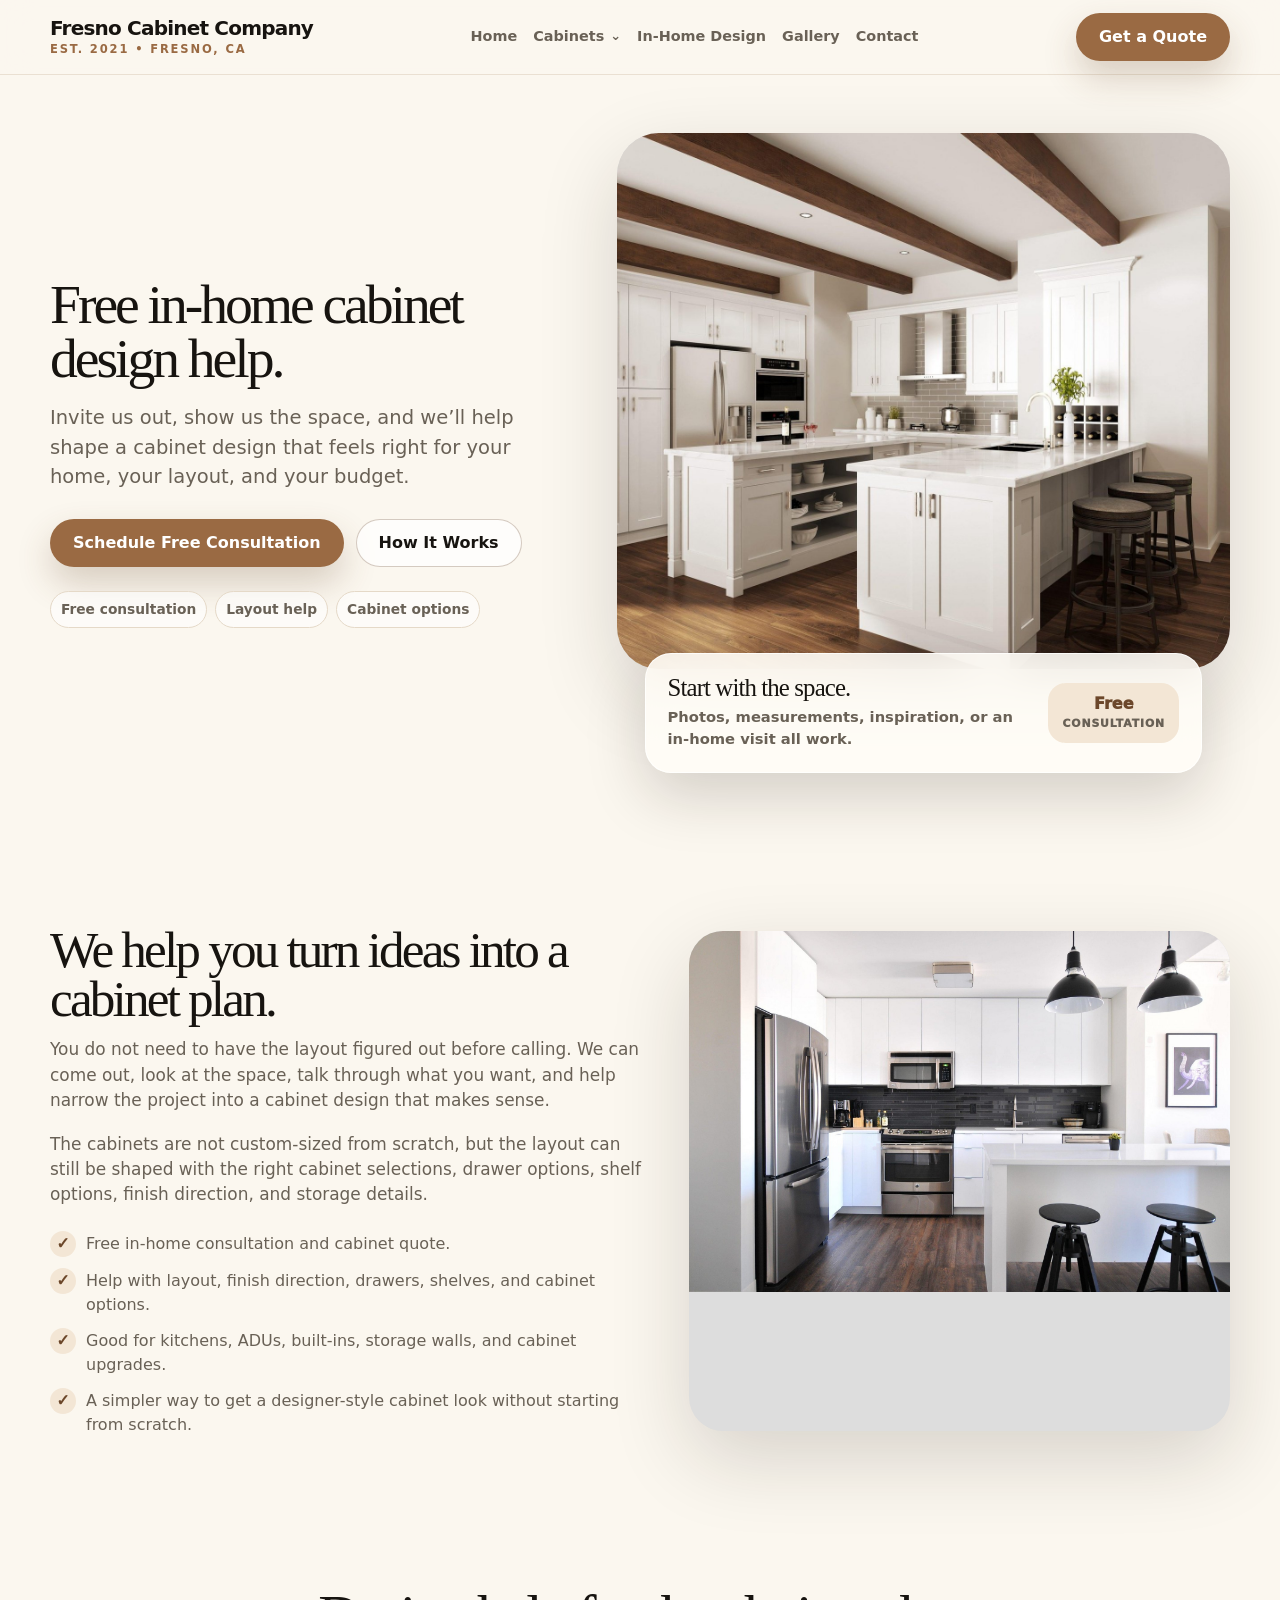
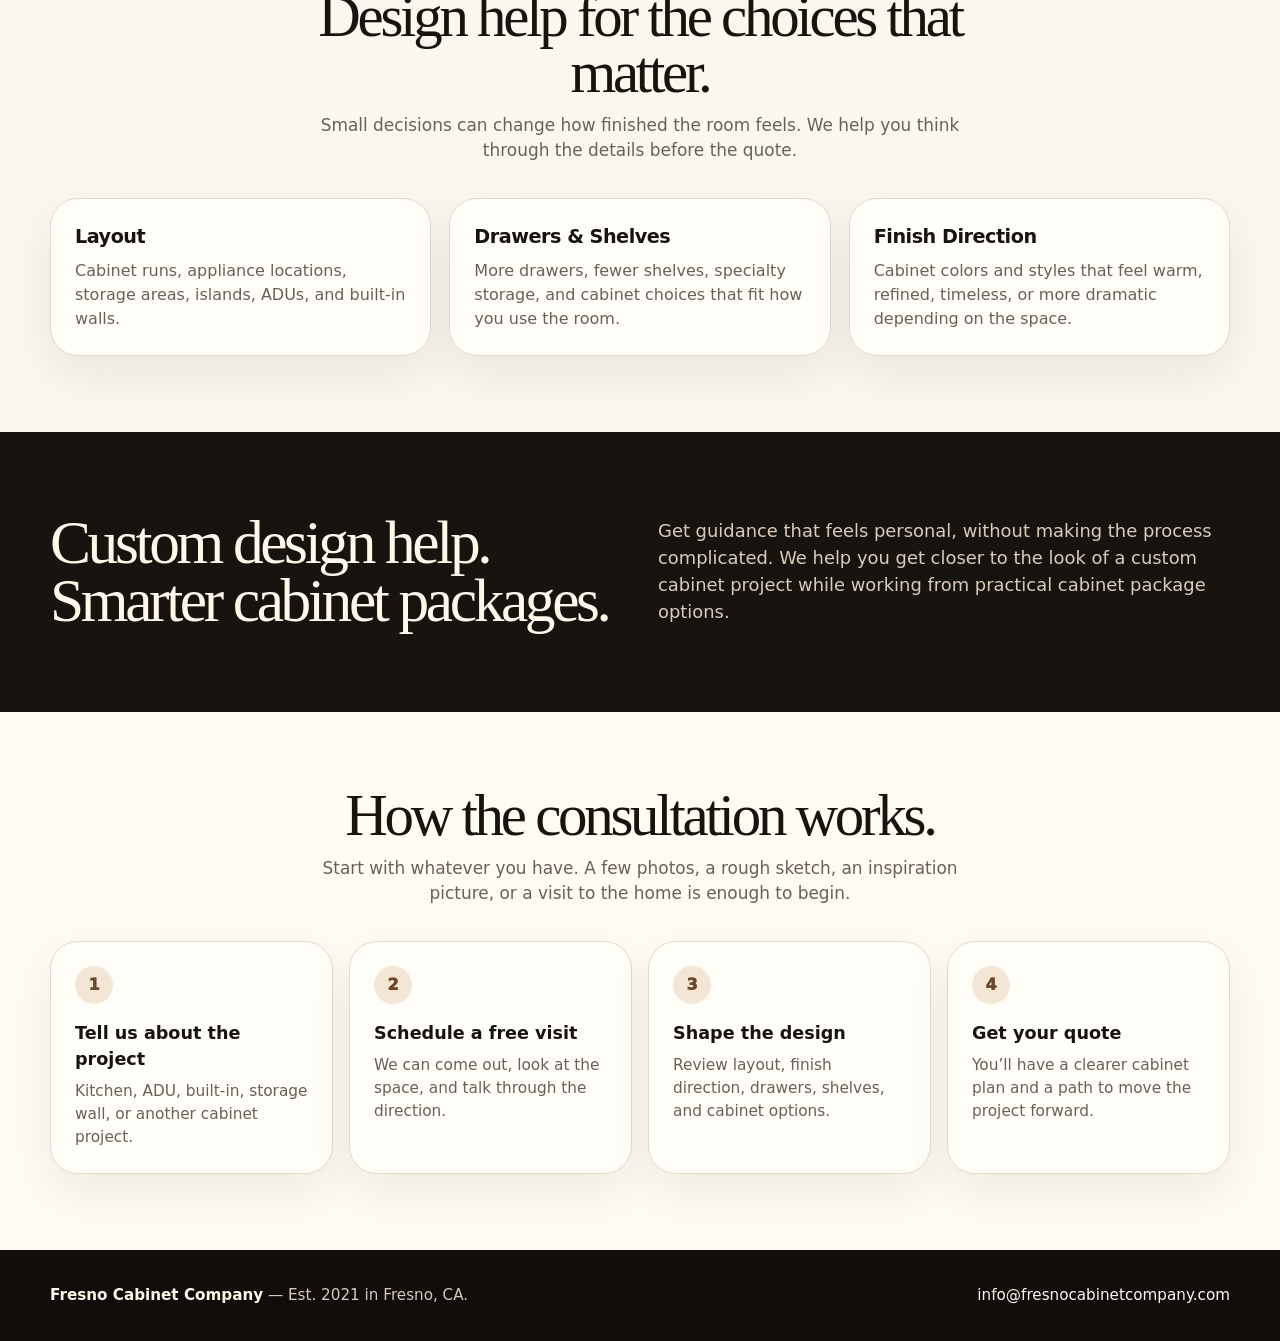
<file: in-home-design.html>
<!doctype html>
<html lang="en">
<head>
  <meta charset="utf-8" />
  <meta name="viewport" content="width=device-width, initial-scale=1" />
  <title>In-Home Cabinet Design Fresno | Free Consultation | Fresno Cabinet Company</title>
  <meta name="description" content="Free in-home cabinet design consultation in Fresno. Get help with cabinet layouts, finishes, drawers, shelves, kitchen cabinets, ADU cabinets, and built-ins." />
  <meta name="keywords" content="in home cabinet design Fresno, free cabinet consultation Fresno, cabinet design help Fresno" />
  <meta name="robots" content="index, follow, max-image-preview:large" />
  <link rel="canonical" href="https://fresnocabinetcompany.com/in-home-design.html" />
  <meta property="og:title" content="In-Home Cabinet Design Fresno | Free Consultation | Fresno Cabinet Company" />
  <meta property="og:description" content="Free in-home cabinet design consultation in Fresno. Get help with cabinet layouts, finishes, drawers, shelves, kitchen cabinets, ADU cabinets, and built-ins." />
  <meta property="og:type" content="website" />
  <meta property="og:url" content="https://fresnocabinetcompany.com/in-home-design.html" />
  <meta property="og:image" content="https://fresnocabinetcompany.com/assets/img/design-hero.jpg" />
  <link rel="stylesheet" href="assets/css/styles.css" />
  <script async src="https://www.googletagmanager.com/gtag/js?id=AW-18104279871"></script>
  <script src="shared/tracking.js" defer></script>
</head>
<body>

<header class="header">
  <div class="container nav">
    <a class="brand" href="index.html">
      Fresno Cabinet Company
      <span>Est. 2021 • Fresno, CA</span>
    </a>
    <nav class="links" aria-label="Main navigation">
      <a href="index.html">Home</a>
      <div class="dropdown">
        <a class="dropdown-toggle" href="kitchen-cabinets.html">Cabinets</a>
        <div class="dropdown-menu" aria-label="Cabinet pages">
          <a href="kitchen-cabinets.html">Kitchen Cabinets<span>Full kitchen packages</span></a>
          <a href="adu-packages.html">ADU Cabinets<span>Compact kitchens and guest spaces</span></a>
          <a href="built-in-cabinets.html">Built-In Cabinets<span>Storage, media walls, office, and more</span></a>
          <a href="in-home-design.html">Custom Design Help<span>Layouts, drawers, shelves, and options</span></a>
        </div>
      </div>
      <a href="in-home-design.html" aria-current="page">In-Home Design</a>
      <a href="gallery.html">Gallery</a>
      <a href="contact.html">Contact</a>
    </nav>
    <a class="btn btn-primary js-track-consultation" data-track-location="header" href="contact.html">Get a Quote</a>
  </div>
</header>

<main id="top">
  <section class="hero">
    <div class="container hero-grid">
      <div>
        <h1>Free in-home cabinet design help.</h1>
        <p>Invite us out, show us the space, and we’ll help shape a cabinet design that feels right for your home, your layout, and your budget.</p>
        <div class="hero-actions">
          <a class="btn btn-primary" href="contact.html">Schedule Free Consultation</a>
          <a class="btn btn-outline" href="#process">How It Works</a>
        </div>
        <div class="proof-line">
          <span>Free consultation</span>
          <span>Layout help</span>
          <span>Cabinet options</span>
        </div>
      </div>
      <div class="hero-photo">
        <div class="hero-photo-frame"><img src="assets/img/design-hero.jpg" alt="Cabinet design inspiration with light cabinetry" /></div>
        <div class="hero-card">
          <div>
            <strong>Start with the space.</strong>
            <span>Photos, measurements, inspiration, or an in-home visit all work.</span>
          </div>
          <div class="hero-card-badge">Free<small>Consultation</small></div>
        </div>
      </div>
    </div>
  </section>

  <section>
    <div class="container split">
      <div class="copy">
        <h2>We help you turn ideas into a cabinet plan.</h2>
        <p>You do not need to have the layout figured out before calling. We can come out, look at the space, talk through what you want, and help narrow the project into a cabinet design that makes sense.</p>
        <p>The cabinets are not custom-sized from scratch, but the layout can still be shaped with the right cabinet selections, drawer options, shelf options, finish direction, and storage details.</p>
        <ul class="check-list">
          <li>Free in-home consultation and cabinet quote.</li>
          <li>Help with layout, finish direction, drawers, shelves, and cabinet options.</li>
          <li>Good for kitchens, ADUs, built-ins, storage walls, and cabinet upgrades.</li>
          <li>A simpler way to get a designer-style cabinet look without starting from scratch.</li>
        </ul>
      </div>
      <div class="image-panel"><img src="assets/img/design-support.jpg" alt="Light kitchen cabinet design inspiration" /></div>
    </div>
  </section>

  <section>
    <div class="container">
      <div class="section-head">
        <h2>Design help for the choices that matter.</h2>
        <p>Small decisions can change how finished the room feels. We help you think through the details before the quote.</p>
      </div>
      <div class="cards">
        <article class="card"><h3>Layout</h3><p>Cabinet runs, appliance locations, storage areas, islands, ADUs, and built-in walls.</p></article>
        <article class="card"><h3>Drawers & Shelves</h3><p>More drawers, fewer shelves, specialty storage, and cabinet choices that fit how you use the room.</p></article>
        <article class="card"><h3>Finish Direction</h3><p>Cabinet colors and styles that feel warm, refined, timeless, or more dramatic depending on the space.</p></article>
      </div>
    </div>
  </section>

  <section class="statement">
    <div class="container statement-grid">
      <h2>Custom design help. Smarter cabinet packages.</h2>
      <p>Get guidance that feels personal, without making the process complicated. We help you get closer to the look of a custom cabinet project while working from practical cabinet package options.</p>
    </div>
  </section>

  <section id="process" class="process">
    <div class="container">
      <div class="section-head">
        <h2>How the consultation works.</h2>
        <p>Start with whatever you have. A few photos, a rough sketch, an inspiration picture, or a visit to the home is enough to begin.</p>
      </div>
      <div class="steps">
        <article class="step"><span>1</span><h3>Tell us about the project</h3><p>Kitchen, ADU, built-in, storage wall, or another cabinet project.</p></article>
        <article class="step"><span>2</span><h3>Schedule a free visit</h3><p>We can come out, look at the space, and talk through the direction.</p></article>
        <article class="step"><span>3</span><h3>Shape the design</h3><p>Review layout, finish direction, drawers, shelves, and cabinet options.</p></article>
        <article class="step"><span>4</span><h3>Get your quote</h3><p>You’ll have a clearer cabinet plan and a path to move the project forward.</p></article>
      </div>
    </div>
  </section>
</main>

<footer>
  <div class="container footer-inner">
    <div><strong>Fresno Cabinet Company</strong> — Est. 2021 in Fresno, CA.</div>
    <div><a href="mailto:info@fresnocabinetcompany.com" class="js-track-email">info@fresnocabinetcompany.com</a></div>
  </div>
</footer>

</body>
</html>
</file>
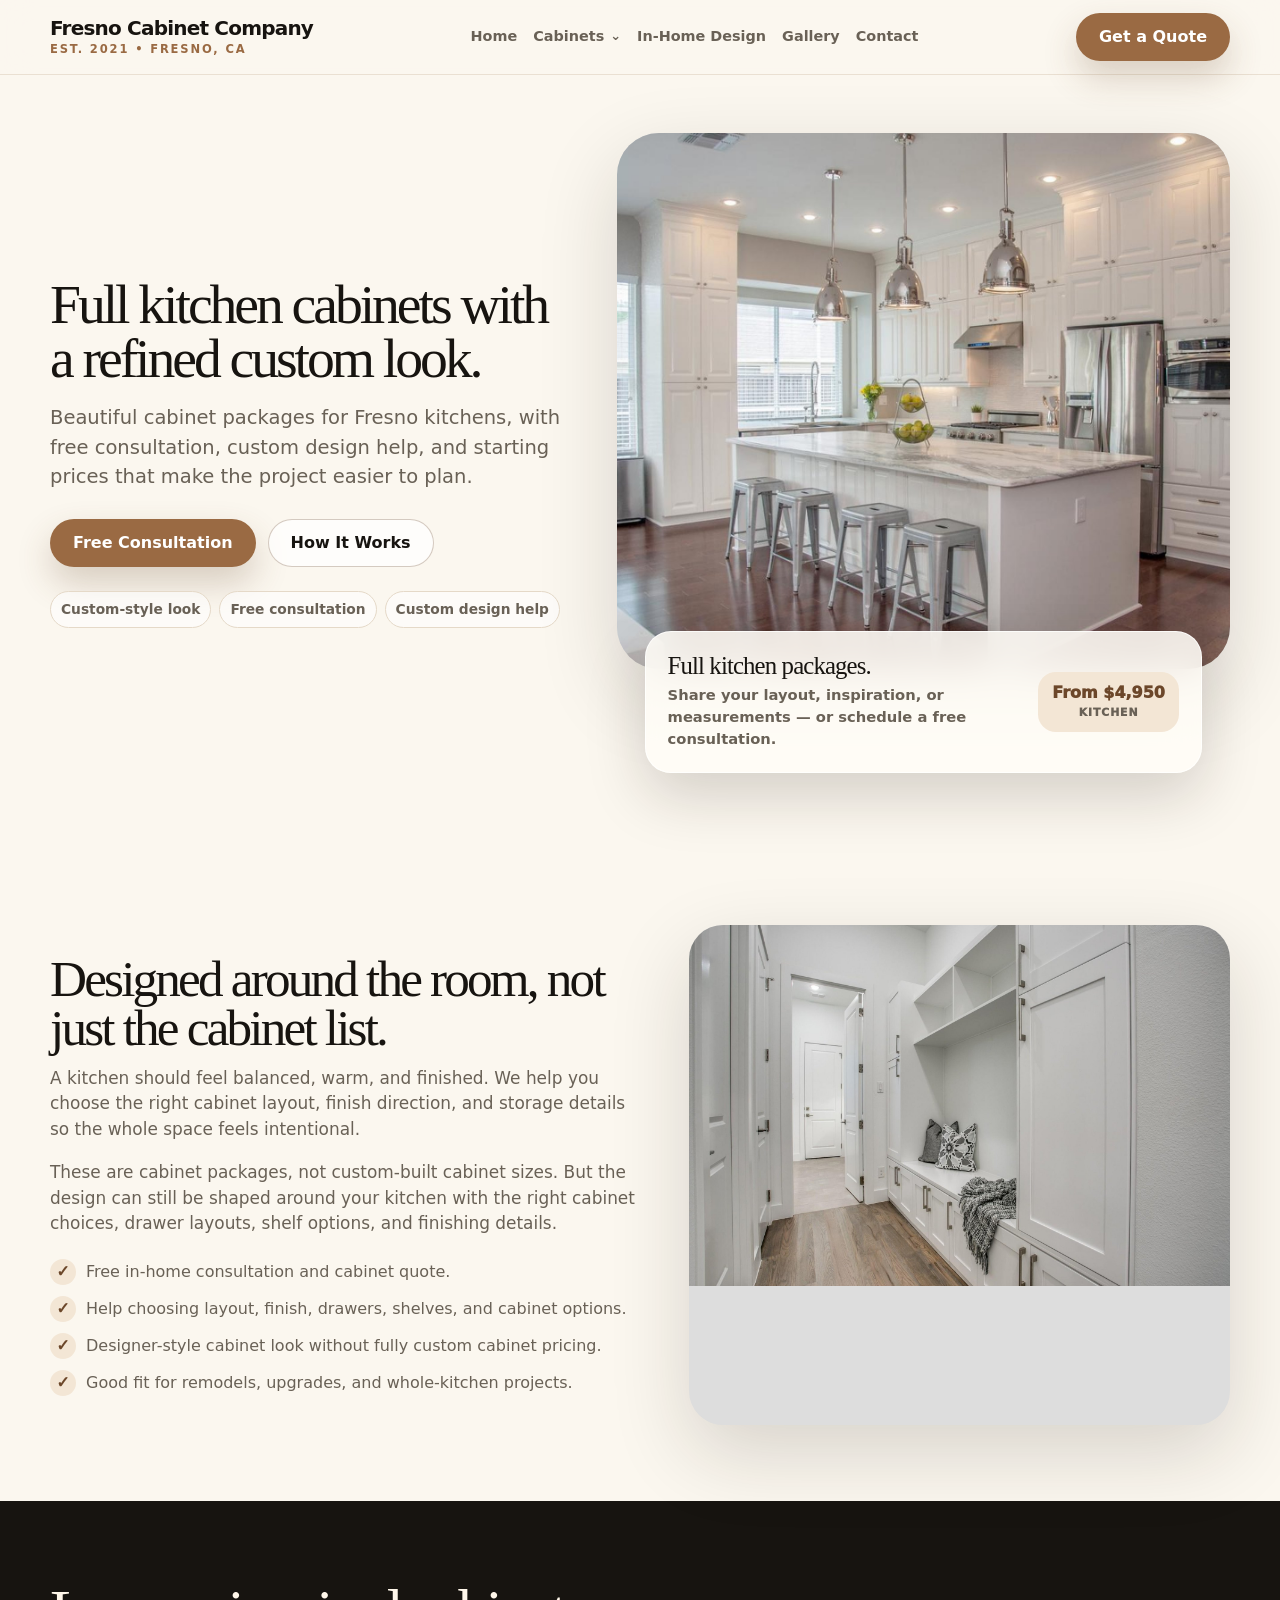
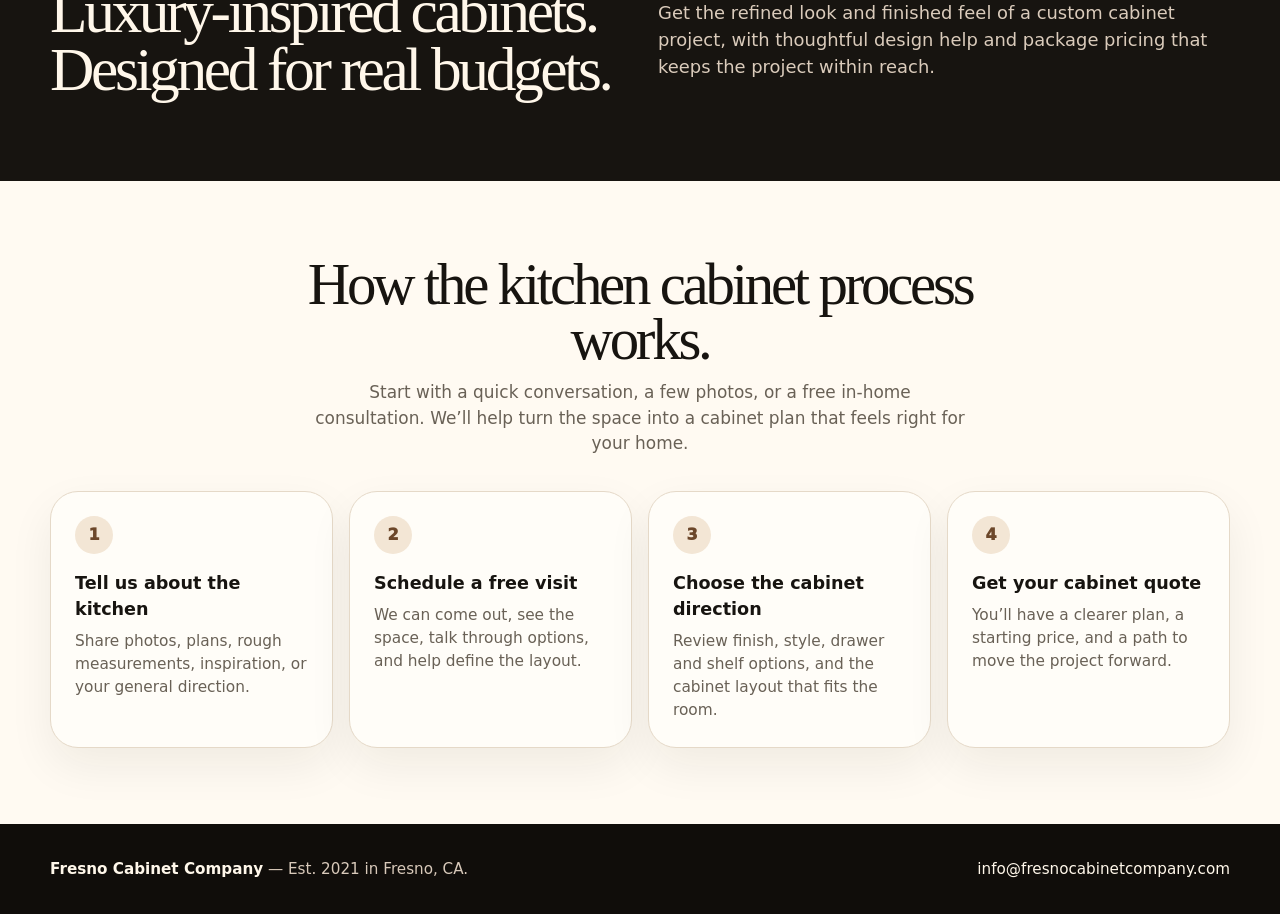
<file: kitchen-cabinets.html>
<!doctype html>
<html lang="en">
<head>
  <meta charset="utf-8" />
  <meta name="viewport" content="width=device-width, initial-scale=1" />
  <title>Kitchen Cabinets Fresno | Full Kitchen Packages | Fresno Cabinet Company</title>
  <meta name="description" content="Kitchen cabinets in Fresno with a refined custom look, free consultation, custom design help, and full kitchen cabinet packages starting at $4,950." />
  <meta name="keywords" content="kitchen cabinets Fresno, Fresno kitchen cabinets, cabinet packages Fresno" />
  <meta name="robots" content="index, follow, max-image-preview:large" />
  <link rel="canonical" href="https://fresnocabinetcompany.com/kitchen-cabinets.html" />
  <meta property="og:title" content="Kitchen Cabinets Fresno | Full Kitchen Packages | Fresno Cabinet Company" />
  <meta property="og:description" content="Kitchen cabinets in Fresno with a refined custom look, free consultation, custom design help, and full kitchen cabinet packages starting at $4,950." />
  <meta property="og:type" content="website" />
  <meta property="og:url" content="https://fresnocabinetcompany.com/kitchen-cabinets.html" />
  <meta property="og:image" content="https://fresnocabinetcompany.com/assets/img/kitchen-hero.jpg" />
  <link rel="stylesheet" href="assets/css/styles.css" />
  <script async src="https://www.googletagmanager.com/gtag/js?id=AW-18104279871"></script>
  <script src="shared/tracking.js" defer></script>
</head>
<body>

<header class="header">
  <div class="container nav">
    <a class="brand" href="index.html">
      Fresno Cabinet Company
      <span>Est. 2021 • Fresno, CA</span>
    </a>
    <nav class="links" aria-label="Main navigation">
      <a href="index.html">Home</a>
      <div class="dropdown">
        <a class="dropdown-toggle" href="kitchen-cabinets.html">Cabinets</a>
        <div class="dropdown-menu" aria-label="Cabinet pages">
          <a href="kitchen-cabinets.html">Kitchen Cabinets<span>Full kitchen packages</span></a>
          <a href="adu-packages.html">ADU Cabinets<span>Compact kitchens and guest spaces</span></a>
          <a href="built-in-cabinets.html">Built-In Cabinets<span>Storage, media walls, office, and more</span></a>
          <a href="in-home-design.html">Custom Design Help<span>Layouts, drawers, shelves, and options</span></a>
        </div>
      </div>
      <a href="in-home-design.html">In-Home Design</a>
      <a href="gallery.html">Gallery</a>
      <a href="contact.html">Contact</a>
    </nav>
    <a class="btn btn-primary js-track-consultation" data-track-location="header" href="contact.html">Get a Quote</a>
  </div>
</header>

<main id="top">
  <section class="hero">
    <div class="container hero-grid">
      <div>
        <h1>Full kitchen cabinets with a refined custom look.</h1>
        <p>Beautiful cabinet packages for Fresno kitchens, with free consultation, custom design help, and starting prices that make the project easier to plan.</p>
        <div class="hero-actions">
          <a class="btn btn-primary" href="contact.html">Free Consultation</a>
          <a class="btn btn-outline" href="#process">How It Works</a>
        </div>
        <div class="proof-line">
          <span>Custom-style look</span>
          <span>Free consultation</span>
          <span>Custom design help</span>
        </div>
      </div>
      <div class="hero-photo">
        <div class="hero-photo-frame"><img src="assets/img/kitchen-hero.jpg" alt="Full kitchen cabinet package with light cabinets" /></div>
        <div class="hero-card">
          <div>
            <strong>Full kitchen packages.</strong>
            <span>Share your layout, inspiration, or measurements — or schedule a free consultation.</span>
          </div>
          <div class="hero-card-price">From $4,950<small>Kitchen</small></div>
        </div>
      </div>
    </div>
  </section>

  <section>
    <div class="container split">
      <div class="copy">
        <h2>Designed around the room, not just the cabinet list.</h2>
        <p>A kitchen should feel balanced, warm, and finished. We help you choose the right cabinet layout, finish direction, and storage details so the whole space feels intentional.</p>
        <p>These are cabinet packages, not custom-built cabinet sizes. But the design can still be shaped around your kitchen with the right cabinet choices, drawer layouts, shelf options, and finishing details.</p>
        <ul class="check-list">
          <li>Free in-home consultation and cabinet quote.</li>
          <li>Help choosing layout, finish, drawers, shelves, and cabinet options.</li>
          <li>Designer-style cabinet look without fully custom cabinet pricing.</li>
          <li>Good fit for remodels, upgrades, and whole-kitchen projects.</li>
        </ul>
      </div>
      <div class="image-panel"><img src="assets/img/home-card.jpg" alt="White kitchen cabinet project with refined finish" /></div>
    </div>
  </section>

  <section class="statement">
    <div class="container statement-grid">
      <h2>Luxury-inspired cabinets. Designed for real budgets.</h2>
      <p>Get the refined look and finished feel of a custom cabinet project, with thoughtful design help and package pricing that keeps the project within reach.</p>
    </div>
  </section>

  <section id="process" class="process">
    <div class="container">
      <div class="section-head">
        <h2>How the kitchen cabinet process works.</h2>
        <p>Start with a quick conversation, a few photos, or a free in-home consultation. We’ll help turn the space into a cabinet plan that feels right for your home.</p>
      </div>
      <div class="steps">
        <article class="step"><span>1</span><h3>Tell us about the kitchen</h3><p>Share photos, plans, rough measurements, inspiration, or your general direction.</p></article>
        <article class="step"><span>2</span><h3>Schedule a free visit</h3><p>We can come out, see the space, talk through options, and help define the layout.</p></article>
        <article class="step"><span>3</span><h3>Choose the cabinet direction</h3><p>Review finish, style, drawer and shelf options, and the cabinet layout that fits the room.</p></article>
        <article class="step"><span>4</span><h3>Get your cabinet quote</h3><p>You’ll have a clearer plan, a starting price, and a path to move the project forward.</p></article>
      </div>
    </div>
  </section>
</main>

<footer>
  <div class="container footer-inner">
    <div><strong>Fresno Cabinet Company</strong> — Est. 2021 in Fresno, CA.</div>
    <div><a href="mailto:info@fresnocabinetcompany.com" class="js-track-email">info@fresnocabinetcompany.com</a></div>
  </div>
</footer>

</body>
</html>
</file>
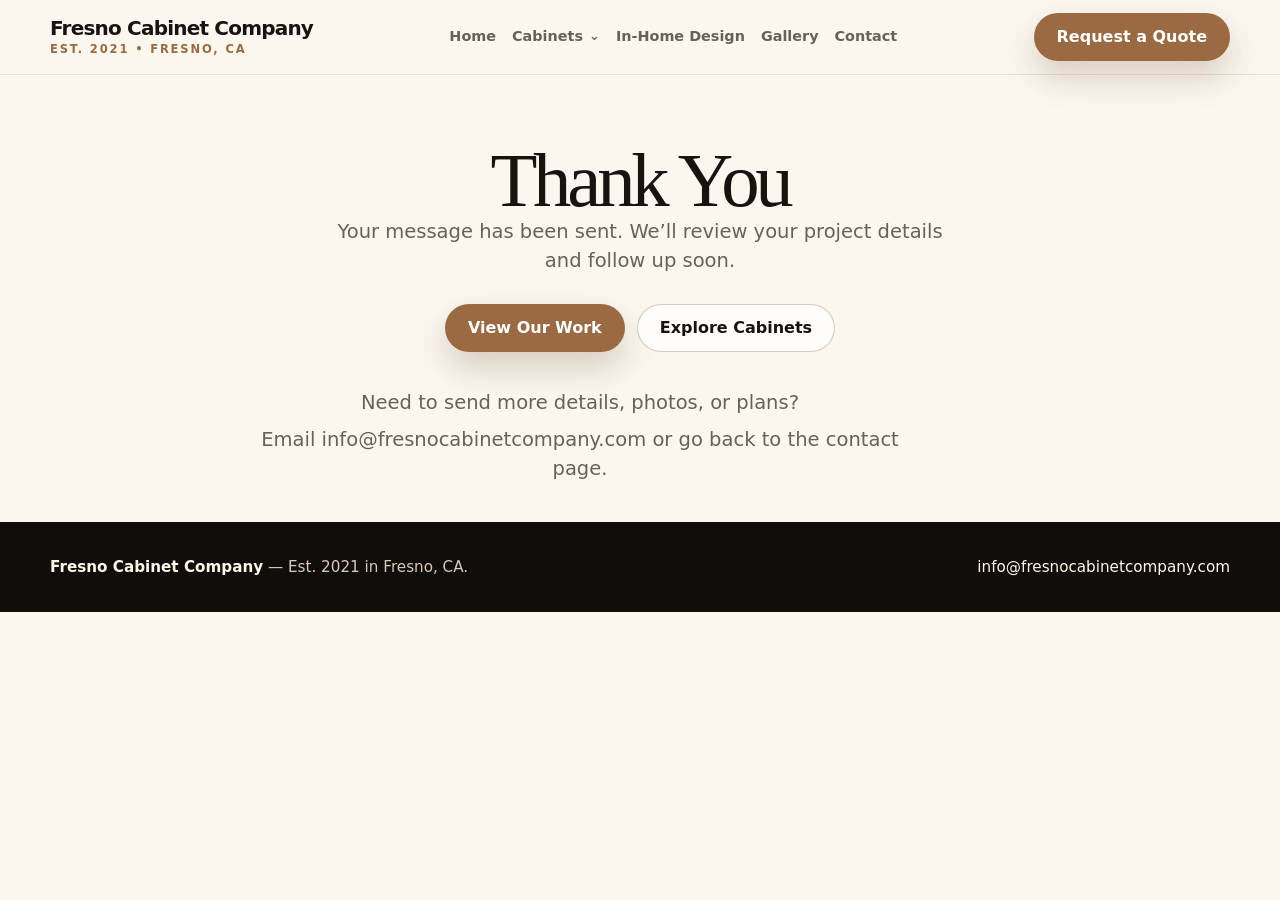
<file: thank-you.html>
<!doctype html>
<html lang="en">
<head>
  <meta charset="utf-8" />
  <meta name="viewport" content="width=device-width, initial-scale=1" />
  <title>Thank You | Fresno Cabinet Company</title>
  <meta name="description" content="Your request has been sent to Fresno Cabinet Company." />
  <meta name="robots" content="noindex, follow" />
  <link rel="canonical" href="https://fresnocabinetcompany.com/thank-you.html" />
  <meta property="og:title" content="Thank You | Fresno Cabinet Company" />
  <meta property="og:description" content="Your request has been sent to Fresno Cabinet Company." />
  <meta property="og:type" content="website" />
  <meta property="og:url" content="https://fresnocabinetcompany.com/thank-you.html" />
  <meta property="og:image" content="https://fresnocabinetcompany.com/assets/img/home-hero.jpg" />
  <link rel="stylesheet" href="assets/css/styles.css" />
  <script async src="https://www.googletagmanager.com/gtag/js?id=AW-18104279871"></script>
  <script src="shared/tracking.js" defer></script>
  <script>
    window.addEventListener('DOMContentLoaded', function () {
      if (typeof firePrimaryLeadConversion === 'function') {
        firePrimaryLeadConversion();
      }
    });
  </script>
</head>
<body>
<header class="header">
  <div class="container nav">
    <a class="brand" href="index.html">Fresno Cabinet Company<span>Est. 2021 • Fresno, CA</span></a>
    <nav class="links" aria-label="Main navigation">
      <a href="index.html">Home</a>
      <div class="dropdown">
        <a class="dropdown-toggle" href="kitchen-cabinets.html">Cabinets</a>
        <div class="dropdown-menu" aria-label="Cabinet pages">
          <a href="kitchen-cabinets.html">Kitchen Cabinets<span>Full kitchen packages</span></a>
          <a href="adu-packages.html">ADU Cabinets<span>Compact kitchens and guest spaces</span></a>
          <a href="built-in-cabinets.html">Built-In Cabinets<span>Storage, media walls, office, and more</span></a>
          <a href="in-home-design.html">Custom Design Help<span>Layouts, drawers, shelves, and options</span></a>
        </div>
      </div>
      <a href="in-home-design.html">In-Home Design</a>
      <a href="gallery.html">Gallery</a>
      <a href="contact.html">Contact</a>
    </nav>
    <a class="btn btn-primary js-track-consultation" data-track-location="thank_you_header" href="contact.html">Request a Quote</a>
  </div>
</header>
<main id="top">
  <section class="hero center">
    <div class="container" style="max-width:760px;">
      <h1>Thank You</h1>
      <p>Your message has been sent. We’ll review your project details and follow up soon.</p>
      <div class="hero-actions" style="justify-content:center; margin-top:28px; flex-wrap:wrap; gap:12px;">
        <a class="btn btn-primary" href="gallery.html">View Our Work</a>
        <a class="btn btn-outline" href="kitchen-cabinets.html">Explore Cabinets</a>
      </div>
      <div style="margin-top:36px; color:var(--muted,#6b655d); font-size:.98rem; text-align:center;">
        <p style="margin:0;">Need to send more details, photos, or plans?</p>
        <p style="margin:8px 0 0;">Email <a href="mailto:info@fresnocabinetcompany.com" class="js-track-email">info@fresnocabinetcompany.com</a> or go back to the <a href="contact.html">contact page</a>.</p>
      </div>
    </div>
  </section>
</main>
<footer>
  <div class="container footer-inner">
    <div><strong>Fresno Cabinet Company</strong> — Est. 2021 in Fresno, CA.</div>
    <div><a href="mailto:info@fresnocabinetcompany.com" class="js-track-email">info@fresnocabinetcompany.com</a></div>
  </div>
</footer>
</body>
</html>
</file>
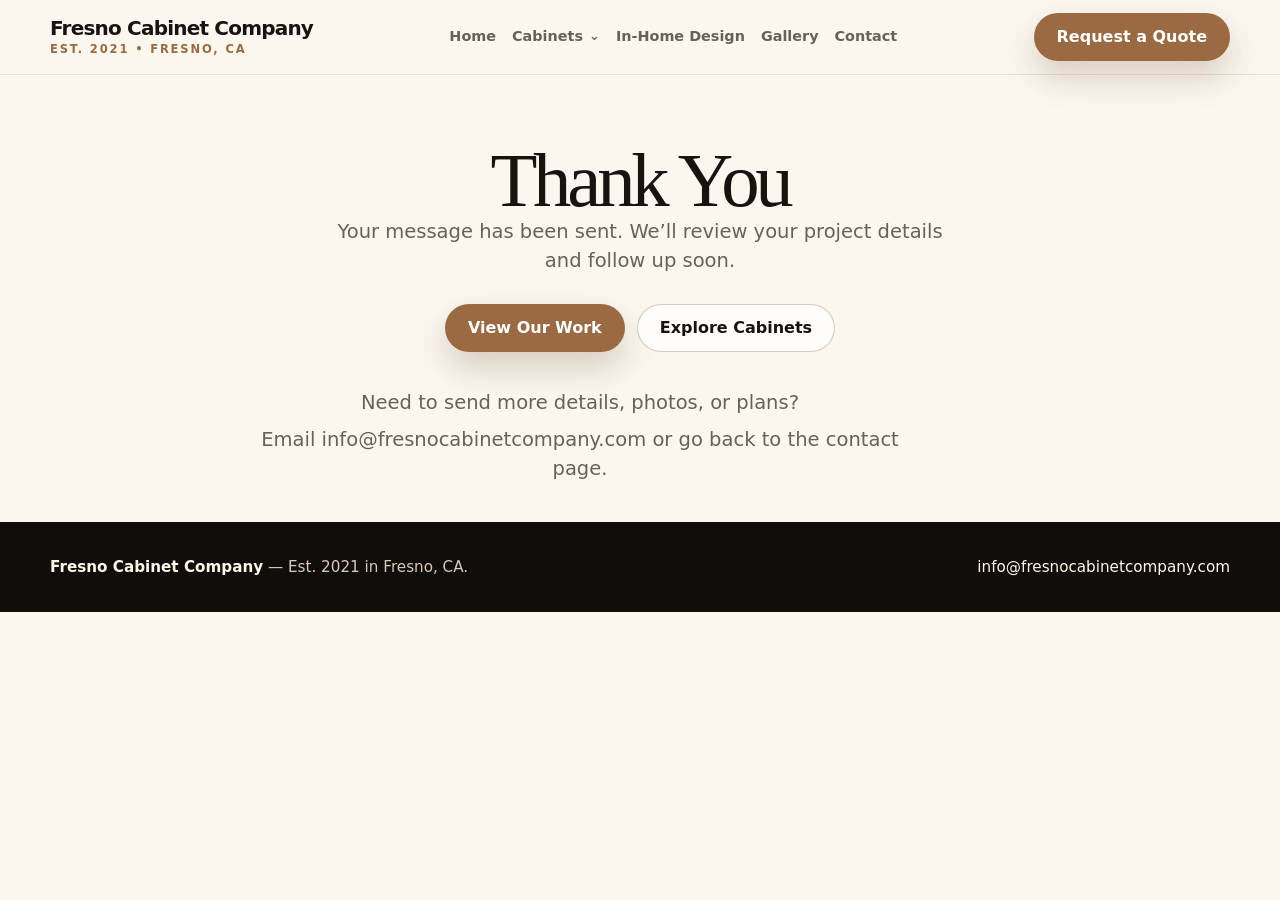
<file: thank_you.html>
<!doctype html>
<html lang="en">
<head>
  <meta charset="utf-8" />
  <meta name="viewport" content="width=device-width, initial-scale=1" />
  <title>Thank You | Fresno Cabinet Company</title>
  <meta name="description" content="Your request has been sent to Fresno Cabinet Company." />
  <meta name="robots" content="noindex, follow" />
  <link rel="canonical" href="https://fresnocabinetcompany.com/thank-you.html" />
  <meta property="og:title" content="Thank You | Fresno Cabinet Company" />
  <meta property="og:description" content="Your request has been sent to Fresno Cabinet Company." />
  <meta property="og:type" content="website" />
  <meta property="og:url" content="https://fresnocabinetcompany.com/thank-you.html" />
  <meta property="og:image" content="https://fresnocabinetcompany.com/assets/img/home-hero.jpg" />
  <link rel="stylesheet" href="assets/css/styles.css" />

  <!-- Google tag (gtag.js) -->
  <!-- Replace GA4_MEASUREMENT_ID in the URL below if needed -->
  <script async src="https://www.googletagmanager.com/gtag/js?id=GA4_MEASUREMENT_ID"></script>
  <script src="shared/tracking.js" defer></script>

  <script>
    window.addEventListener('DOMContentLoaded', function () {
      if (typeof firePrimaryLeadConversion === 'function') {
        firePrimaryLeadConversion();
      }
    });
  </script>
</head>
<body>

<header class="header">
  <div class="container nav">
    <a class="brand" href="index.html">
      Fresno Cabinet Company
      <span>Est. 2021 • Fresno, CA</span>
    </a>
    <nav class="links" aria-label="Main navigation">
      <a href="index.html">Home</a>
      <div class="dropdown">
        <a class="dropdown-toggle" href="kitchen-cabinets.html">Cabinets</a>
        <div class="dropdown-menu" aria-label="Cabinet pages">
          <a href="kitchen-cabinets.html">Kitchen Cabinets<span>Full kitchen packages</span></a>
          <a href="adu-packages.html">ADU Cabinets<span>Compact kitchens and guest spaces</span></a>
          <a href="built-in-cabinets.html">Built-In Cabinets<span>Storage, media walls, office, and more</span></a>
          <a href="in-home-design.html">Custom Design Help<span>Layouts, drawers, shelves, and options</span></a>
        </div>
      </div>
      <a href="in-home-design.html">In-Home Design</a>
      <a href="gallery.html">Gallery</a>
      <a href="contact.html">Contact</a>
    </nav>
    <a class="btn btn-primary js-track-consultation" data-track-location="thank_you_header" href="contact.html">Request a Quote</a>
  </div>
</header>

<main id="top">
  <section class="hero center">
    <div class="container" style="max-width: 760px;">
      <h1>Thank You</h1>
      <p>Your message has been sent. We’ll review your project details and follow up soon.</p>

      <div class="hero-actions" style="justify-content:center; margin-top: 28px; flex-wrap: wrap; gap: 12px;">
        <a class="btn btn-primary" href="gallery.html">View Our Work</a>
        <a class="btn btn-outline" href="kitchen-cabinets.html">Explore Cabinets</a>
      </div>

      <div style="margin-top: 36px; color: var(--muted, #6b655d); font-size: 0.98rem;">
        <p style="margin: 0;">Need to send more details, photos, or plans?</p>
        <p style="margin: 8px 0 0;">
          Email <a href="mailto:info@fresnocabinetcompany.com" class="js-track-email">info@fresnocabinetcompany.com</a>
          or go back to the <a href="contact.html">contact page</a>.
        </p>
      </div>
    </div>
  </section>
</main>

<footer>
  <div class="container footer-inner">
    <div><strong>Fresno Cabinet Company</strong> — Est. 2021 in Fresno, CA.</div>
    <div><a href="mailto:info@fresnocabinetcompany.com" class="js-track-email">info@fresnocabinetcompany.com</a></div>
  </div>
</footer>

</body>
</html>
</file>
<file: assets/css/styles.css>
:root {
  --ink: #171410;
  --muted: #696156;
  --cream: #fbf7ef;
  --paper: #fffdf8;
  --line: #e5d9c8;
  --taupe: #9a6a43;
  --taupe-dark: #6c472a;
  --charcoal: #171410;
  --shadow: 0 28px 80px rgba(32, 24, 16, .16);
  --radius: 28px;
  --max: 1180px;
}
* { box-sizing: border-box; }
html { scroll-behavior: smooth; }
body {
  margin: 0;
  font-family: ui-sans-serif, system-ui, -apple-system, BlinkMacSystemFont, "Segoe UI", Arial, sans-serif;
  color: var(--ink);
  background: var(--cream);
  line-height: 1.5;
}
img { display: block; max-width: 100%; }
a { color: inherit; text-decoration: none; }
button, input, select, textarea { font: inherit; }
.container { width: min(var(--max), calc(100% - 36px)); margin: 0 auto; }

.header {
  position: sticky;
  top: 0;
  z-index: 50;
  background: rgba(251,247,239,.9);
  backdrop-filter: blur(16px);
  border-bottom: 1px solid rgba(229,217,200,.75);
}
.nav {
  min-height: 74px;
  display: flex;
  align-items: center;
  justify-content: space-between;
  gap: 20px;
}
.brand {
  font-weight: 900;
  letter-spacing: -.04em;
  font-size: 1.25rem;
  line-height: 1;
}
.brand span {
  display: block;
  margin-top: 6px;
  color: var(--taupe);
  font-size: .72rem;
  letter-spacing: .16em;
  text-transform: uppercase;
}
.links {
  display: flex;
  align-items: center;
  gap: 16px;
  color: var(--muted);
  font-weight: 700;
  font-size: .9rem;
}
.links a:hover { color: var(--ink); }
.dropdown { position: relative; display: flex; align-items: center; align-self: stretch; }
.dropdown-toggle {
  display: inline-flex;
  align-items: center;
  gap: 6px;
  color: var(--muted);
  font-weight: 700;
}
.dropdown-toggle::after {
  content: "⌄";
  font-size: .9em;
  line-height: 1;
  transform: translateY(-1px);
}
.dropdown:hover .dropdown-toggle,
.dropdown:focus-within .dropdown-toggle { color: var(--ink); }
.dropdown-menu {
  position: absolute;
  top: 100%;
  left: 50%;
  transform: translateX(-50%) translateY(8px);
  min-width: 240px;
  padding: 14px 10px 10px;
  border-radius: 18px;
  background: rgba(255,253,248,.96);
  border: 1px solid rgba(229,217,200,.9);
  box-shadow: 0 22px 60px rgba(32,24,16,.16);
  backdrop-filter: blur(18px);
  -webkit-backdrop-filter: blur(18px);
  opacity: 0;
  pointer-events: none;
  transition: .18s ease;
}
.dropdown:hover .dropdown-menu,
.dropdown:focus-within .dropdown-menu {
  opacity: 1;
  pointer-events: auto;
  transform: translateX(-50%) translateY(0);
}
.dropdown-menu a {
  display: block;
  padding: 11px 12px;
  border-radius: 12px;
  color: var(--ink);
  font-weight: 750;
  line-height: 1.2;
}
.dropdown-menu a:hover {
  background: #f3e6d5;
  color: var(--taupe-dark);
}
.dropdown-menu span {
  display: block;
  margin-top: 3px;
  color: var(--muted);
  font-size: .78rem;
  font-weight: 600;
}
.btn {
  display: inline-flex;
  align-items: center;
  justify-content: center;
  min-height: 48px;
  padding: 0 22px;
  border-radius: 999px;
  border: 1px solid transparent;
  font-weight: 850;
  cursor: pointer;
  transition: .2s ease;
  white-space: nowrap;
}
.btn:hover { transform: translateY(-1px); }
.btn-primary {
  color: #fff;
  background: var(--taupe);
  box-shadow: 0 16px 34px rgba(106, 71, 42, .24);
}
.btn-primary:hover { background: var(--taupe-dark); }
.btn-outline {
  background: rgba(255,255,255,.72);
  border-color: rgba(106, 71, 42, .28);
}
.btn-light {
  background: #fff7e9;
  color: var(--charcoal);
  box-shadow: 0 10px 26px rgba(0,0,0,.18);
}

.hero { padding: 58px 0 76px; }
.hero.center { text-align: center; padding: 70px 0 38px; }
.hero-grid {
  display: grid;
  grid-template-columns: .92fr 1.08fr;
  gap: 44px;
  align-items: center;
}
h1, h2 {
  font-family: Georgia, "Times New Roman", serif;
  font-weight: 500;
  letter-spacing: -.055em;
}
h1 {
  margin: 0 0 18px;
  font-size: clamp(2.35rem, 4.35vw, 4.9rem);
  line-height: .96;
  max-width: 700px;
}
.hero.center h1 {
  margin: 0 auto;
  font-size: clamp(2.65rem, 6vw, 5.4rem);
  line-height: .94;
  max-width: 850px;
}
.hero p {
  margin: 0 0 28px;
  max-width: 640px;
  color: var(--muted);
  font-size: clamp(1.06rem, 1.65vw, 1.22rem);
}
.hero.center p { margin-left: auto; margin-right: auto; }
.hero-actions {
  display: flex;
  flex-wrap: wrap;
  gap: 12px;
  margin-bottom: 24px;
}
.proof-line {
  display: flex;
  flex-wrap: wrap;
  gap: 8px;
  color: var(--muted);
  font-weight: 750;
  font-size: .86rem;
}
.proof-line span {
  padding: 7px 10px;
  border: 1px solid var(--line);
  border-radius: 999px;
  background: rgba(255,255,255,.6);
  white-space: nowrap;
}

.hero-photo { position: relative; min-height: 640px; }
.hero-photo-frame {
  position: absolute;
  inset: 0 0 104px 0;
  border-radius: 42px;
  overflow: hidden;
  box-shadow: var(--shadow);
  background: #ddd;
}
.hero-photo-frame img {
  width: 100%;
  height: 100%;
  object-fit: cover;
}
.hero-card {
  position: absolute;
  left: 28px;
  right: 28px;
  bottom: 0;
  padding: 22px;
  border-radius: 26px;
  background: rgba(255,253,248,.88);
  border: 1px solid rgba(255,255,255,.78);
  backdrop-filter: blur(18px) saturate(130%);
  -webkit-backdrop-filter: blur(18px) saturate(130%);
  box-shadow: 0 22px 60px rgba(32,24,16,.18);
  display: grid;
  grid-template-columns: 1fr auto;
  gap: 18px;
  align-items: center;
}
.hero-card strong {
  display: block;
  margin-bottom: 5px;
  font-family: Georgia, "Times New Roman", serif;
  font-size: 1.55rem;
  line-height: 1;
  letter-spacing: -.035em;
  font-weight: 500;
  color: var(--ink);
}
.hero-card span {
  display: block;
  color: var(--muted);
  font-size: .92rem;
  font-weight: 700;
}
.hero-card-prices { display: flex; gap: 10px; }
.hero-card-price, .hero-card-badge {
  min-width: 128px;
  padding: 13px 14px;
  border-radius: 18px;
  background: #f3e6d5;
  color: var(--taupe-dark);
  text-align: center;
  font-weight: 950;
  line-height: 1.05;
  white-space: nowrap;
}
.hero-card-price small, .hero-card-badge small {
  display: block;
  margin-top: 5px;
  color: var(--muted);
  font-size: .68rem;
  letter-spacing: .08em;
  text-transform: uppercase;
}

section { padding: 76px 0; }
.section-head {
  max-width: 760px;
  margin: 0 auto 34px;
  text-align: center;
}
.section-head h2 {
  margin: 0 0 12px;
  font-size: clamp(2.25rem, 4.6vw, 4rem);
  line-height: .95;
}
.section-head p {
  margin: 0 auto;
  color: var(--muted);
  font-size: 1.06rem;
  max-width: 650px;
}
.split {
  display: grid;
  grid-template-columns: 1.05fr .95fr;
  gap: 40px;
  align-items: center;
}
.split.reverse { grid-template-columns: .95fr 1.05fr; }
.image-panel {
  min-height: 500px;
  border-radius: 34px;
  overflow: hidden;
  box-shadow: var(--shadow);
  background: #ddd;
}
.image-panel.compact { min-height: 380px; max-height: 420px; }
.image-panel img { width: 100%; height: 100%; object-fit: cover; }
.copy h2 {
  margin: 0 0 14px;
  font-size: clamp(2.1rem, 4vw, 3.6rem);
  line-height: .96;
}
.copy p {
  margin: 0 0 18px;
  color: var(--muted);
  font-size: 1.06rem;
}
.check-list {
  list-style: none;
  padding: 0;
  margin: 24px 0 0;
  display: grid;
  gap: 12px;
}
.check-list li {
  display: grid;
  grid-template-columns: 26px 1fr;
  gap: 10px;
  color: var(--muted);
}
.check-list li::before {
  content: "✓";
  width: 26px;
  height: 26px;
  display: grid;
  place-items: center;
  border-radius: 50%;
  background: #f3e6d5;
  color: var(--taupe-dark);
  font-weight: 950;
  margin-top: -1px;
}

.statement, .source-band, .service-band {
  background: var(--charcoal);
  color: #fff7ea;
  padding: 82px 0;
}
.statement-grid, .service-grid {
  display: grid;
  grid-template-columns: 1fr 1fr;
  gap: 36px;
  align-items: center;
}
.statement h2, .service-band h2, .source-band h2 {
  margin: 0;
  font-size: clamp(2.3rem, 4.8vw, 4.5rem);
  line-height: .94;
}
.statement p, .service-band p, .source-band p {
  margin: 0;
  color: #dacbbb;
  font-size: 1.12rem;
  max-width: 620px;
}
.source-band { text-align: center; }
.source-band h2 { margin: 0 auto 12px; max-width: 800px; }
.source-band p { margin: 0 auto 26px; }

.cards {
  display: grid;
  grid-template-columns: repeat(3, 1fr);
  gap: 18px;
}
.card {
  background: var(--paper);
  border: 1px solid var(--line);
  border-radius: var(--radius);
  overflow: hidden;
  box-shadow: 0 18px 46px rgba(32,24,16,.075);
}
.card img {
  width: 100%;
  height: 235px;
  object-fit: cover;
}
.card-body, .card {
  padding: 24px;
}
.card:has(img) { padding: 0; }
.card h3 {
  margin: 0 0 8px;
  font-size: 1.2rem;
  letter-spacing: -.025em;
}
.card p { margin: 0; color: var(--muted); }

.process { background: #fffaf2; }
.steps {
  display: grid;
  grid-template-columns: repeat(4, 1fr);
  gap: 16px;
}
.step {
  padding: 24px;
  border-radius: var(--radius);
  border: 1px solid var(--line);
  background: var(--paper);
  box-shadow: 0 18px 46px rgba(32,24,16,.065);
}
.step span {
  display: inline-flex;
  width: 38px;
  height: 38px;
  align-items: center;
  justify-content: center;
  border-radius: 50%;
  background: #f3e6d5;
  color: var(--taupe-dark);
  font-weight: 950;
  margin-bottom: 16px;
}
.step h3 { margin: 0 0 8px; font-size: 1.1rem; }
.step p { margin: 0; color: var(--muted); font-size: .96rem; }

.gallery-section { padding: 42px 0 86px; }
.gallery-grid {
  display: grid;
  grid-template-columns: repeat(auto-fill, minmax(245px, 1fr));
  gap: 18px;
}
.gallery-card {
  position: relative;
  aspect-ratio: 4 / 3;
  border-radius: 28px;
  overflow: hidden;
  background: var(--paper);
  border: 1px solid var(--line);
  box-shadow: 0 18px 46px rgba(32,24,16,.075);
  cursor: pointer;
}
.gallery-card img {
  width: 100%;
  height: 100%;
  object-fit: cover;
  background: #ddd;
  transition: transform .25s ease;
}
.gallery-card:hover img { transform: scale(1.025); }
.lightbox {
  position: fixed;
  inset: 0;
  z-index: 100;
  background: rgba(0,0,0,.84);
  display: none;
  align-items: center;
  justify-content: center;
  padding: 28px;
}
.lightbox.open { display: flex; }
.lightbox img {
  max-width: min(1100px, 94vw);
  max-height: 84vh;
  object-fit: contain;
  border-radius: 18px;
  box-shadow: 0 24px 80px rgba(0,0,0,.38);
}
.lightbox button {
  position: absolute;
  top: 20px;
  right: 20px;
  width: 44px;
  height: 44px;
  border-radius: 50%;
  border: 1px solid rgba(255,255,255,.3);
  background: rgba(255,255,255,.12);
  color: #fff;
  font-size: 1.35rem;
  cursor: pointer;
}

.contact-section { padding: 32px 0 92px; }
.contact-grid {
  max-width: 680px;
  margin: 0 auto;
  display: block;
}
.form-card {
  border-radius: 34px;
  background: var(--paper);
  border: 1px solid var(--line);
  box-shadow: 0 18px 46px rgba(32,24,16,.075);
  padding: 30px;
}
form { display: grid; gap: 14px; }
.form-row {
  display: grid;
  grid-template-columns: 1fr 1fr;
  gap: 14px;
}
label {
  display: grid;
  gap: 7px;
  font-weight: 850;
  color: #362d24;
  font-size: .9rem;
}
input, select, textarea {
  width: 100%;
  min-height: 50px;
  padding: 11px 13px;
  border-radius: 15px;
  border: 1px solid #ded2c2;
  background: #fffdf9;
  outline: none;
}
input:focus, select:focus, textarea:focus {
  border-color: var(--taupe);
  box-shadow: 0 0 0 4px rgba(154,106,67,.14);
}
textarea { min-height: 130px; resize: vertical; }

footer {
  background: #100d0a;
  color: #d8c9ba;
  padding: 34px 0;
  font-size: .95rem;
}
.footer-inner {
  display: flex;
  justify-content: space-between;
  align-items: center;
  gap: 20px;
  flex-wrap: wrap;
}
footer strong { color: #fff7ea; }
footer a { color: #fff7ea; }

@media (max-width: 1120px) {
  .links { display: none; }
  .hero-grid, .split, .split.reverse, .statement-grid, .service-grid { grid-template-columns: 1fr; }
  .hero-photo { min-height: 540px; }
  .cards, .steps { grid-template-columns: repeat(2, 1fr); }
}
@media (max-width: 640px) {
  .nav { min-height: 68px; }
  .brand { font-size: 1.1rem; }
  .hero { padding-top: 42px; }
  h1 { font-size: clamp(2.25rem, 10vw, 3.35rem); max-width: 100%; }
  .proof-line { flex-wrap: wrap; }
  .hero-photo { min-height: 520px; }
  .hero-photo-frame { inset: 0 0 150px 0; border-radius: 30px; }
  .hero-card { left: 14px; right: 14px; padding: 18px; grid-template-columns: 1fr; }
  .hero-card-prices { flex-wrap: wrap; }
  .hero-card-price, .hero-card-badge { width: 100%; }
  section { padding: 54px 0; }
  .image-panel, .image-panel.compact { min-height: 320px; }
  .cards, .steps, .form-row { grid-template-columns: 1fr; }
  .gallery-grid { grid-template-columns: 1fr; }
  .form-card { padding: 22px; border-radius: 30px; }
  .btn { width: 100%; }
}
</file>
